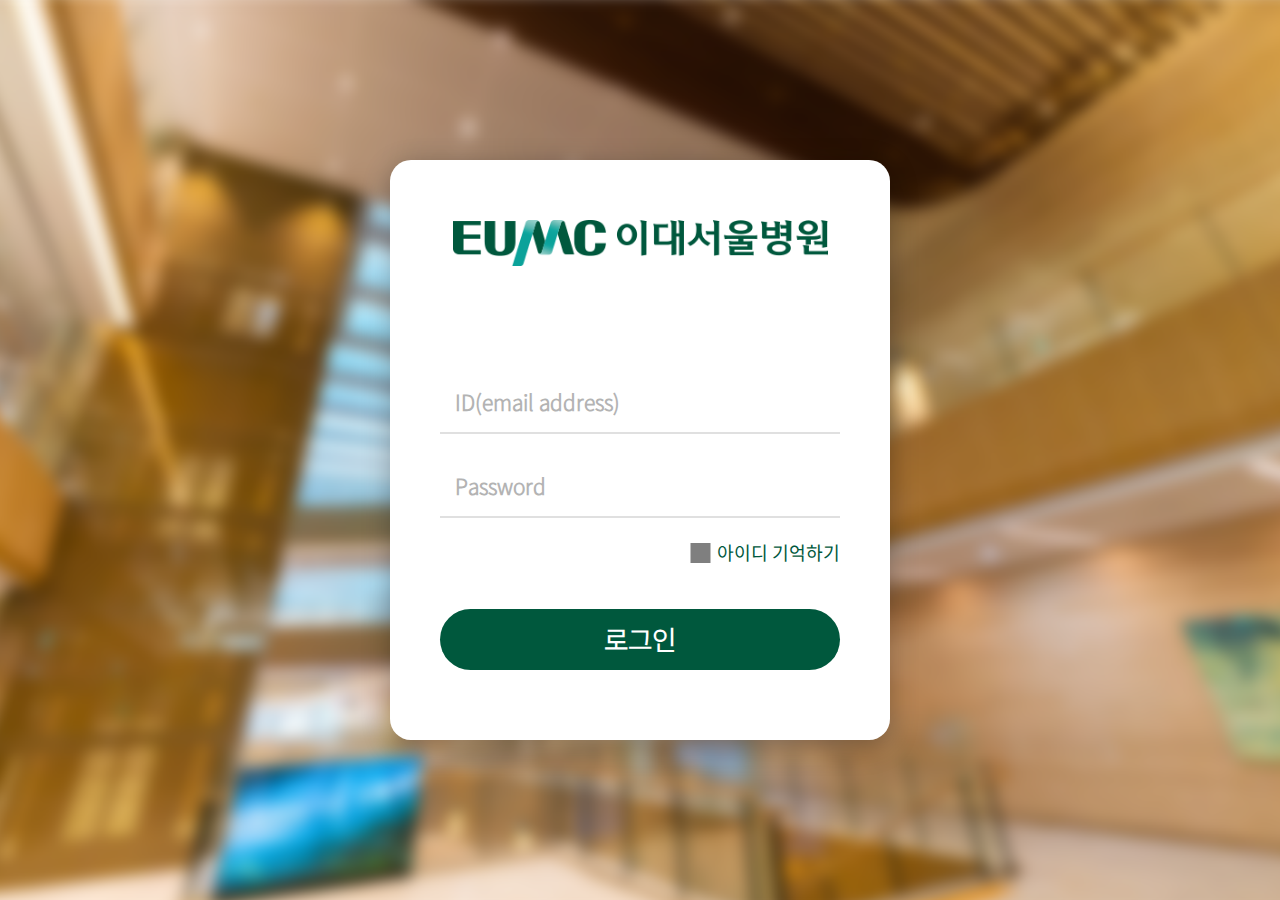
<file: index.html>
<!DOCTYPE html>
<html xmlns="http://www.w3.org/1999/xhtml" xml:lang="ko" lang="ko">
<head>
<meta http-equiv="Content-Type" content="text/html; charset=utf-8" />
<meta http-equiv="X-UA-Compatible" content="IE=edge" />
<meta name="viewport" content="width=device-width,initial-scale=1.0,maximum-scale=1.0,minimum-scale=1.0,user-scalable=no" />
<meta http-equiv="Cache-Control" content="no-store, no-cache, must-revalidate" />
<meta http-equiv="Expires" content="0" />
<meta http-equiv="Pragma" content="no-cache" />
<meta name="mobile-web-app-capable" content="yes">
<meta name="apple-mobile-web-app-capable" content="yes">
<title>EUMC EMS</title>
<link rel="apple-touch-icon" href="images/eumc_icon.png" />
<link rel="apple-touch-startup-image" href="images/eumc_startup.png"/>
<link rel="shortcut icon" href="images/favicon_eumc.ico" type="image/x-icon">
<link rel="stylesheet" type="text/css" href="css/bootstrap-reboot.min.css"/>
<link rel="stylesheet" type="text/css" href="css/bootstrap.min.css"/>
<link rel="stylesheet" href="css/common.css" />
<link rel="stylesheet" type="text/css" href="css/style.css"/>
<!--[if lt IE 9]>
    <script src="/js/html5shiv.js"></script>
    <script src="/js/respond.min.js"></script>
<![endif]-->
<script type="text/javascript" src="js/jquery.js"></script>
<script type="text/javascript" src="js/popper.min.js"></script>
<script type="text/javascript" src="js/bootstrap.min.js"></script>
<script type="text/javascript" src="js/main.js"></script>
<script>
	// $(document).ready(function(){  
	// 	var numberOfImages=5;      
	// 	var imageNum = Math.round(Math.random()*(numberOfImages-1))+1;      
	// 	var imgPath=('images/login_bg_0'+imageNum+'.jpg');    
	// 	$('#main').css('background-image', ('url("'+imgPath+'")'));     
    // }); 
</script>
</head>
<body>
	<!-- wrap start -->
	<div id="wrap">
		<!-- container start -->
		<section id="container">
			<div id="main">
				<div class="login_form">
					<div class="lf_wrap">
						<div class="login_logo"><img src="images/img_logo_lrg.png"></div>
						<input type="text" class="login_input" placeholder="ID(email address)">
						<input type="password" class="login_input2" placeholder="Password">
						<div class="ck_box">
							<input type="checkbox" id="login_chk1" name="nvlong">
							<label for="login_chk1" id="label_login_chk" class="sp on">
								<span class="txt">아이디 기억하기</span>
							</label>
						</div>
						<button type="button" class="login_cta" onclick="location.href='dashboard.html'">로그인</button>
						<!-- <div class="fg">
							<button type="button" class="fg_btn">forgot password?</button>
						</div> -->
					</div>
				</div>
			</div>
		</section>
		<!-- footer start -->
		<!-- <footer id="login_footer">
			<div class="login_footer_copy">
				<span class="mfc">copyright ⓒ 2019.</span>
				<span class="mfc_logo"></span>
				<span class="mfc">All rights reserved. v0.1.0</span>
			</div>
		</footer> -->
		<!-- footer end -->
	</div>
</body>
</html>
</file>
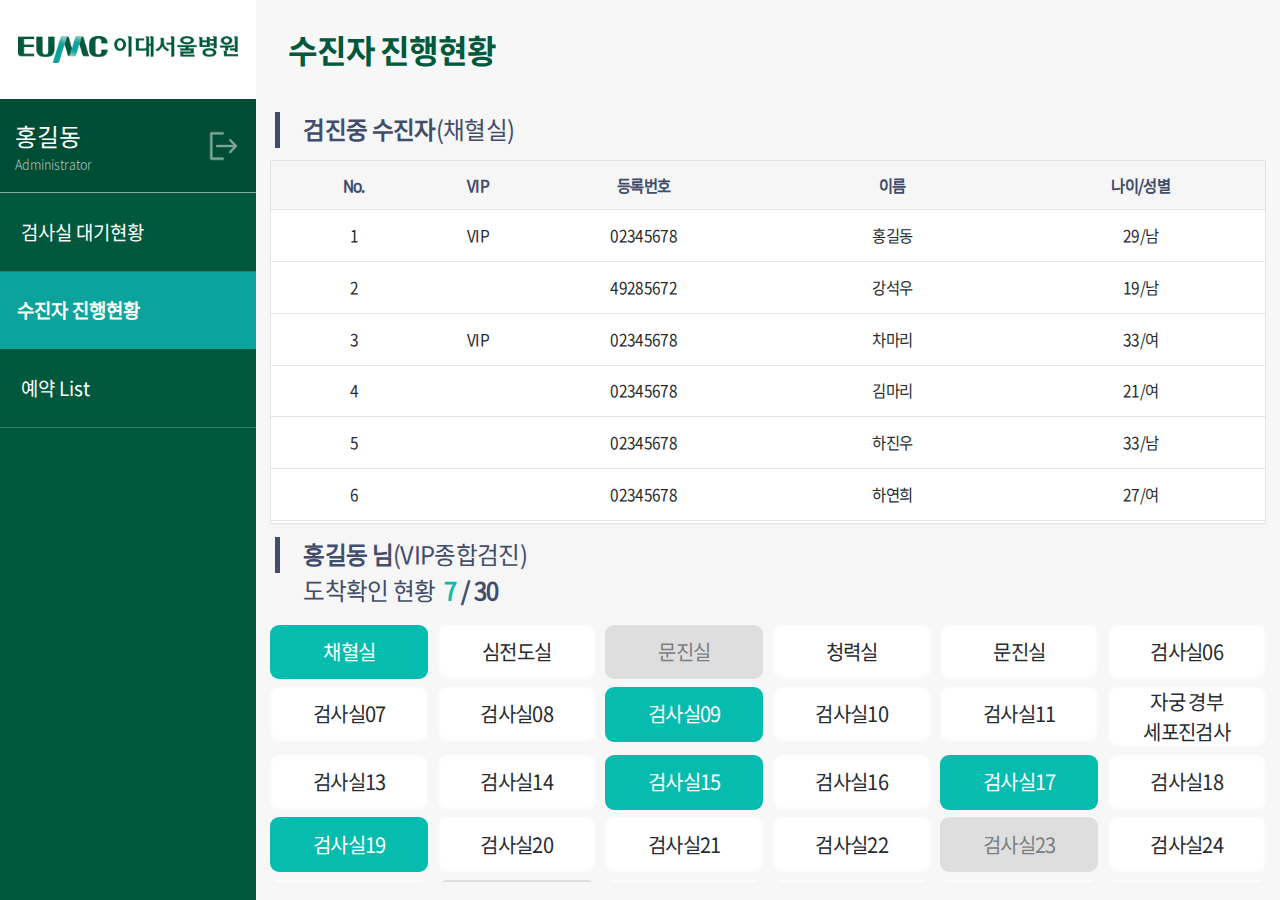
<file: cur_progress.html>
<!DOCTYPE html>
<html xmlns="http://www.w3.org/1999/xhtml" xml:lang="ko" lang="ko">
<head>
<meta http-equiv="Content-Type" content="text/html; charset=utf-8" />
<meta http-equiv="X-UA-Compatible" content="IE=edge" />
<meta name="viewport" content="width=device-width,initial-scale=1.0,maximum-scale=1.0,minimum-scale=1.0,user-scalable=no" />
<meta http-equiv="Cache-Control" content="no-store, no-cache, must-revalidate" />
<meta http-equiv="Expires" content="0" />
<meta http-equiv="Pragma" content="no-cache" />
<meta name="mobile-web-app-capable" content="yes">
<meta name="apple-mobile-web-app-capable" content="yes">
<title>EUMC EMS</title>
<link rel="apple-touch-icon" href="images/eumc_icon.png" />
<link rel="apple-touch-startup-image" href="images/eumc_startup.png"/>
<link rel="shortcut icon" href="images/favicon_eumc.ico" type="image/x-icon">
<link rel="stylesheet" type="text/css" href="css/bootstrap-reboot.min.css"/>
<link rel="stylesheet" type="text/css" href="css/bootstrap.min.css"/>
<link rel="stylesheet" href="css/common.css" />
<link rel="stylesheet" type="text/css" href="css/style.css"/>
<!--[if lt IE 9]>
    <script src="/js/html5shiv.js"></script>
    <script src="/js/respond.min.js"></script>
<![endif]-->
<script type="text/javascript" src="js/jquery.js"></script>
<script type="text/javascript" src="js/popper.min.js"></script>
<script type="text/javascript" src="js/bootstrap.min.js"></script>
<script type="text/javascript" src="js/main.js"></script>
</head>
<body>
<div id="container" class="container-fuid">
	<section class="content">
		<nav class="lnb" id="lnb" style="background-color: #00583d;">
			<div class="close_button">
				<a class="close_toggle text_out" href="#">
					<img src="images/close_icon.png" alt="CLOSE">
				</a>
			</div>
			<div class="logo_wrap">
				<a href="dashboard.html">
					<div class="logo text-center"></div>
				</a>			
			</div>
			<div class="profile row align-items-center" style="margin-left: 0;">
				<div class="pr_txt col-9">
					<div class="pt_txt">홍길동</div>
					<div class="pt_level">Administrator</div>
				</div>
				<button type="button" class="btn_logout" onclick="location.href='index.html'">
					<img src="images/btn_logout.png" alt="log_out" class="logout">
					<img src="images/btn_logout_b.png" alt="log_out" class="logout_b">
				</button>
			</div>
			<div class="lnb_menu">
				<button type="button" class="btn_lm" onclick="location.href='dashboard.html'">검사실 대기현황</button>
				<button type="button" class="btn_lm_focus">수진자 진행현황</button>
				<button type="button" class="btn_lm" onclick="location.href='reserve_list_all.html'">예약 List</button>
			</div>
		</nav>
		<main>
			<div class="cont padding_r">
				<div class="dim"></div>
				<div class="cont_tit">
					<div class="nav_button">
						<a class="nav_toggle text_out" href="#">
							<img src="images/menu_icon.png" alt="MENU">
						</a>
					</div>
					<div class="tit_txt"><span>수진자 진행현황</span></div>
				</div>
				<div class="cont_table">
					<div class="row no-gutters">
						<div class="table-responsive-sm col-md-12 table_wrap">
							<div class="thead_wrap">
								<table class="table table_03">
									<thead>
										<tr class="row">
											<th class="col title title_01">
                                                <span class="name_list">검진중 수진자</span>
                                                <span class="state">(채혈실)</span>
                                            </th>
										</tr>
									</thead>
								</table>
							</div>
							<table class="table table_02 table_02_s table_cur">
								<thead>
									<tr class="row">
										<th class="col-3 col-sm-2 column column1">
											<span class="th_number">No.</span>
										</th>
										<th class="col-1 col-sm-1 column column2">
											<span class="th_vip">VIP</span>
										</th>
										<th class="col-4 col-sm-3 column column3">
											<span class="th_reg">등록번호</span>
										</th>
										<th class="col-4 col-sm-3 column column4">
											<span class="th_name">이름</span>
                                        </th>
                                        <th class="w-100"></th>
                                        <th class="col-12 col-sm-3">
                                            <div class="row align-items-center column_wrap">
												<div class="col-8 col_none column column5">
                                                    <span></span>
												</div>
                                                <div class="col-4 col-sm-12 column column6">
                                                    <span class="th_age">나이/성별</span>
												</div>
                                            </div>
                                        </th>
									</tr>
								</thead>
								<tbody>
									<tr class="row">
										<td class="col-3 col-sm-2 column column1">
											<span class="td_number">1</span>
										</td>
										<td class="col-1 col-sm-1 column column2">
											<span class="td_vip">VIP</span>
										</td>
										<td class="col-4 col-sm-3 column column3">
											<span class="td_reg">02345678</span>
										</td>
										<td class="col-4 col-sm-3 column column4">
											<span class="td_name">홍길동</span>
                                        </td>
										<td class="w-100"></td>
                                        <td class="col-12 col-sm-3">
                                            <div class="row align-items-center column_wrap">
												<div class="col-8 col_none column column5">
                                                    <span></span>
												</div>
												<div class="col-4 col-sm-12 column column6">
                                                    <span class="th_age">29/남</span>
												</div>
                                            </div>
                                        </td>
									</tr>
									<tr class="row">
										<td class="col-3 col-sm-2 column column1">
											<span class="td_number">2</span>
										</td>
										<td class="col-1 col-sm-1 column column2">
											<span class="td_vip"></span>
										</td>
										<td class="col-4 col-sm-3 column column3">
											<span class="td_reg">49285672</span>
										</td>
										<td class="col-4 col-sm-3 column column4">
											<span class="td_name">강석우</span>
                                        </td>
										<td class="w-100"></td>
                                        <td class="col-12 col-sm-3">
                                            <div class="row align-items-center column_wrap">
												<div class="col-8 col_none column column5">
                                                    <span></span>
												</div>
												<div class="col-4 col-sm-12 column column6">
                                                    <span class="th_age">19/남</span>
												</div>
                                            </div>
                                        </td>
									</tr>
									<tr class="row">
										<td class="col-3 col-sm-2 column column1">
											<span class="td_number">3</span>
										</td>
										<td class="col-1 col-sm-1 column column2">
											<span class="td_vip">VIP</span>
										</td>
										<td class="col-4 col-sm-3 column column3">
											<span class="td_reg">02345678</span>
										</td>
										<td class="col-4 col-sm-3 column column4">
											<span class="td_name">차마리</span>
                                        </td>
										<td class="w-100"></td>
                                        <td class="col-12 col-sm-3">
                                            <div class="row align-items-center column_wrap">
												<div class="col-8 col_none column column5">
                                                    <span></span>
												</div>
												<div class="col-4 col-sm-12 column column6">
                                                    <span class="th_age">33/여</span>
												</div>
                                            </div>
                                        </td>
									</tr>
									<tr class="row">
										<td class="col-3 col-sm-2 column column1">
											<span class="td_number">4</span>
										</td>
										<td class="col-1 col-sm-1 column column2">
											<span class="td_vip"></span>
										</td>
										<td class="col-4 col-sm-3 column column3">
											<span class="td_reg">02345678</span>
										</td>
										<td class="col-4 col-sm-3 column column4">
											<span class="td_name">김마리</span>
                                        </td>
										<td class="w-100"></td>
                                        <td class="col-12 col-sm-3">
                                            <div class="row align-items-center column_wrap">
												<div class="col-8 col_none column column5">
                                                    <span></span>
												</div>
												<div class="col-4 col-sm-12 column column6">
                                                    <span class="th_age">21/여</span>
												</div>
                                            </div>
                                        </td>
									</tr>
									<tr class="row">
										<td class="col-3 col-sm-2 column column1">
											<span class="td_number">5</span>
										</td>
										<td class="col-1 col-sm-1 column column2">
											<span class="td_vip"></span>
										</td>
										<td class="col-4 col-sm-3 column column3">
											<span class="td_reg">02345678</span>
										</td>
										<td class="col-4 col-sm-3 column column4">
											<span class="td_name">하진우</span>
                                        </td>
										<td class="w-100"></td>
                                        <td class="col-12 col-sm-3">
                                            <div class="row align-items-center column_wrap">
												<div class="col-8 col_none column column5">
                                                    <span></span>
												</div>
												<div class="col-4 col-sm-12 column column6">
                                                    <span class="th_age">33/남</span>
												</div>
                                            </div>
                                        </td>
									</tr>
									<tr class="row">
										<td class="col-3 col-sm-2 column column1">
											<span class="td_number">6</span>
										</td>
										<td class="col-1 col-sm-1 column column2">
											<span class="td_vip"></span>
										</td>
										<td class="col-4 col-sm-3 column column3">
											<span class="td_reg">02345678</span>
										</td>
										<td class="col-4 col-sm-3 column column4">
											<span class="td_name">하연희</span>
                                        </td>
										<td class="w-100"></td>
                                        <td class="col-12 col-sm-3">
                                            <div class="row align-items-center column_wrap">
												<div class="col-8 col_none column column5">
                                                    <span></span>
												</div>
												<div class="col-4 col-sm-12 column column6">
                                                    <span class="th_age">27/여</span>
												</div>
                                            </div>
                                        </td>
									</tr>
									<tr class="row">
										<td class="col-3 col-sm-2 column column1">
											<span class="td_number">7</span>
										</td>
										<td class="col-1 col-sm-1 column column2">
											<span class="td_vip"></span>
										</td>
										<td class="col-4 col-sm-3 column column3">
											<span class="td_reg">02345678</span>
										</td>
										<td class="col-4 col-sm-3 column column4">
											<span class="td_name">김빛나래</span>
                                        </td>
										<td class="w-100"></td>
                                        <td class="col-12 col-sm-3">
                                            <div class="row align-items-center column_wrap">
												<div class="col-8 col_none column column5">
                                                    <span></span>
												</div>
												<div class="col-4 col-sm-12 column column6">
                                                    <span class="th_age">30/여</span>
												</div>
                                            </div>
                                        </td>
									</tr>
									<tr class="row">
										<td class="col-3 col-sm-2 column column1">
											<span class="td_number">8</span>
										</td>
										<td class="col-1 col-sm-1 column column2">
											<span class="td_vip"></span>
										</td>
										<td class="col-4 col-sm-3 column column3">
											<span class="td_reg">02345678</span>
										</td>
										<td class="col-4 col-sm-3 column column4">
											<span class="td_name">달아달아달아</span>
                                        </td>
										<td class="w-100"></td>
                                        <td class="col-12 col-sm-3">
                                            <div class="row align-items-center column_wrap">
												<div class="col-8 col_none column column5">
                                                    <span></span>
												</div>
												<div class="col-4 col-sm-12 column column6">
                                                    <span class="th_age">29/남</span>
												</div>
                                            </div>
                                        </td>
									</tr>
									<tr class="row">
										<td class="col-3 col-sm-2 column column1">
											<span class="td_number">9</span>
										</td>
										<td class="col-1 col-sm-1 column column2">
											<span class="td_vip"></span>
										</td>
										<td class="col-4 col-sm-3 column column3">
											<span class="td_reg">02345678</span>
										</td>
										<td class="col-4 col-sm-3 column column4">
											<span class="td_name">푸르른달아</span>
                                        </td>
										<td class="w-100"></td>
                                        <td class="col-12 col-sm-3">
                                            <div class="row align-items-center column_wrap">
												<div class="col-8 col_none column column5">
                                                    <span></span>
												</div>
												<div class="col-4 col-sm-12 column column6">
                                                    <span class="th_age">18/여</span>
												</div>
                                            </div>
                                        </td>
									</tr>
									<tr class="row">
										<td class="col-3 col-sm-2 column column1">
											<span class="td_number">10</span>
										</td>
										<td class="col-1 col-sm-1 column column2">
											<span class="td_vip"></span>
										</td>
										<td class="col-4 col-sm-3 column column3">
											<span class="td_reg">02345678</span>
										</td>
										<td class="col-4 col-sm-3 column column4">
											<span class="td_name">달고나</span>
                                        </td>
										<td class="w-100"></td>
                                        <td class="col-12 col-sm-3">
                                            <div class="row align-items-center column_wrap">
												<div class="col-8 col_none column column5">
                                                    <span></span>
												</div>
												<div class="col-4 col-sm-12 column column6">
                                                    <span class="th_age">37/남</span>
												</div>
                                            </div>
                                        </td>
									</tr>
								</tbody>
                            </table>
                            <div class="thead_wrap">
								<table class="table table_03 per_tit per_tit_02">
									<thead>
										<tr class="row">
											<th class="col-12 col-md-7 title">
                                                <span class="name">홍길동2님</span>
                                                <span class="state">(VIP종합검진)</span>
											</th>
											<th class="col-5 col-md-5 sub_wrap">
												<div class="status">
													<span>도착확인 현황</span>
												</div>
												<div class="count">
													<span class="number active">&nbsp&nbsp7</span>
													<span>&nbsp/ 30</span>
												</div>
											</th>
										</tr>
									</thead>
								</table>
							</div>
                            <table class="table table_03">
								<tbody>
									<tr class="row">
                                        <td class="column">
											<div class="column_box active_chk">
												<span>채혈실</span>
											</div>
										</td>
										<td class="column">
											<div class="column_box">
												<span>심전도실</span>
											</div>
										</td>
										<td class="column">
											<div class="column_box active_com">
												<span>문진실</span>
											</div>
										</td>
										<td class="column">
											<div class="column_box">
												<span>청력실</span>
											</div>
										</td>
										<td class="column">
											<div class="column_box">
												<span>문진실</span>
											</div>
										</td>

										<td class="column">
											<div class="column_box">
												<span>검사실06</span>
											</div>
										</td>
										<td class="column">
											<div class="column_box">
												<span>검사실07</span>
											</div>
										</td>
										<td class="column">
											<div class="column_box">
												<span>검사실08</span>
											</div>
										</td>
										<td class="column">
											<div class="column_box active_chk">
												<span>검사실09</span>
											</div>
										</td>
										<td class="column">
											<div class="column_box">
												<span>검사실10</span>
											</div>
										</td>
									
										<td class="column">
											<div class="column_box">
												<span>검사실11</span>
											</div>
										</td>
										<td class="column">
											<div class="column_box">
												<span>자궁 경부 세포진검사</span>
											</div>
										</td>
										<td class="column">
											<div class="column_box">
												<span>검사실13</span>
											</div>
										</td>
										<td class="column">
											<div class="column_box">
												<span>검사실14</span>
											</div>
										</td>
										<td class="column">
											<div class="column_box active_chk">
												<span>검사실15</span>
											</div>
										</td>
									
										<td class="column">
											<div class="column_box">
												<span>검사실16</span>
											</div>
										</td>
										<td class="column">
											<div class="column_box active_chk">
												<span>검사실17</span>
											</div>
										</td>
										<td class="column">
											<div class="column_box">
												<span>검사실18</span>
											</div>
										</td>
										<td class="column">
											<div class="column_box active_chk">
												<span>검사실19</span>
											</div>
										</td>
										<td class="column">
											<div class="column_box">
												<span>검사실20</span>
											</div>
										</td>
									
										<td class="column">
											<div class="column_box">
												<span>검사실21</span>
											</div>
										</td>
										<td class="column">
											<div class="column_box">
												<span>검사실22</span>
											</div>
										</td>
										<td class="column">
											<div class="column_box active_com">
												<span>검사실23</span>
											</div>
										</td>
										<td class="column">
											<div class="column_box">
												<span>검사실24</span>
											</div>
										</td>
										<td class="column">
											<div class="column_box">
												<span>검사실25</span>
											</div>
										</td>
									
										<td class="column">
											<div class="column_box active_com">
												<span>검사실26</span>
											</div>
										</td>
										<td class="column">
											<div class="column_box">
												<span>검사실27</span>
											</div>
										</td>
										<td class="column">
											<div class="column_box">
												<span>검사실28</span>
											</div>
										</td>
										<td class="column">
											<div class="column_box">
												<span>검사실29</span>
											</div>
										</td>
										<td class="column">
											<div class="column_box">
												<span>검사실30</span>
											</div>
										</td>
									</tr>
								</tbody>
							</table>
						</div>
					</div>
				</div>
			</div>
			<div class="arr_popup">
				<div class="btn_close clear">
					<div class="ico_close">
					</div>
				</div>
				<div class="arr_wrap">
					<div class="arr_box">
						<div class="arr_text">
							도착확인하시겠습니까?
						</div>
						<button type="button" class="arr_yes">예</button>
					</div>
				</div>
			</div>
		</main>
	</section>
</div>
</body>
</html>
</file>
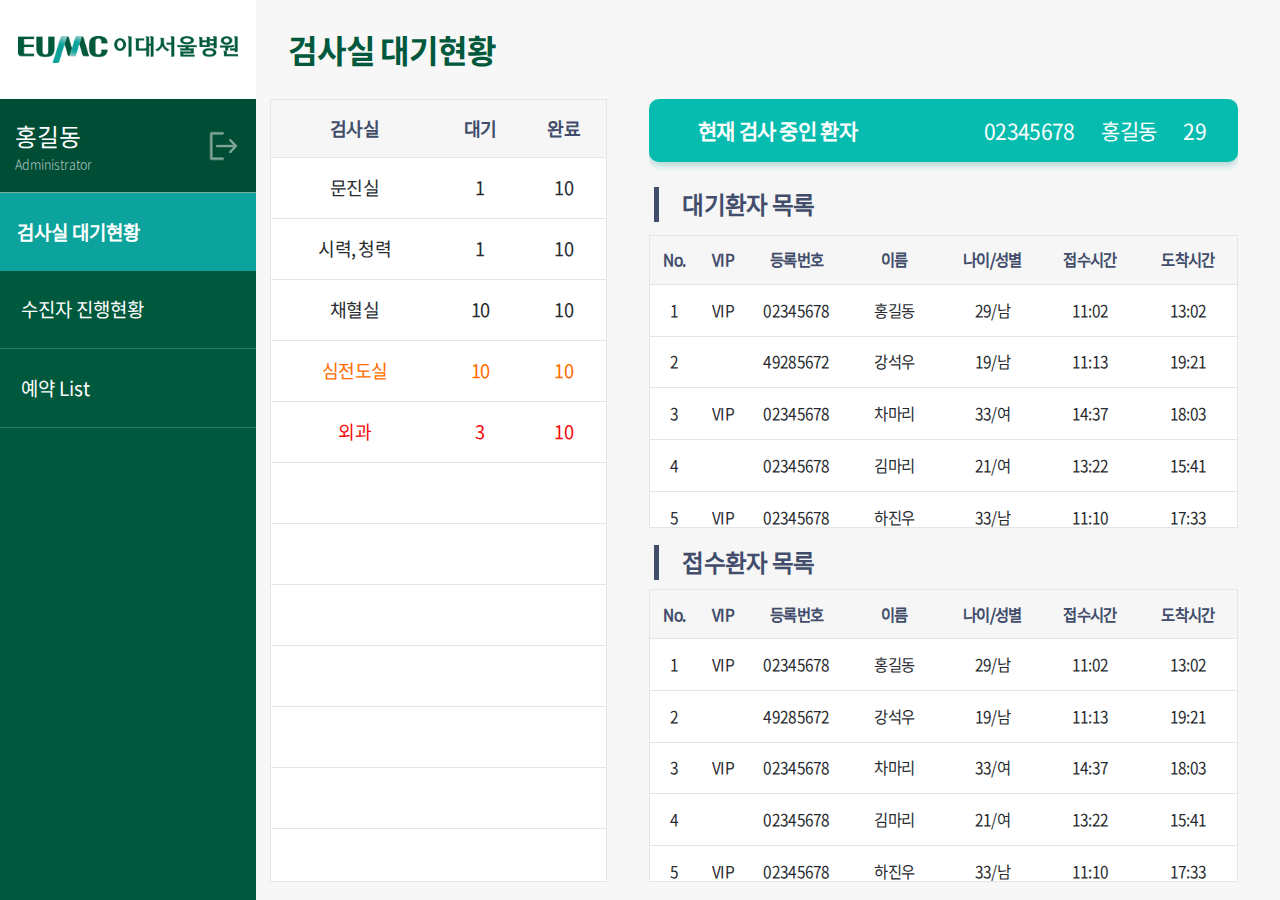
<file: dashboard.html>
<!DOCTYPE html>
<html xmlns="http://www.w3.org/1999/xhtml" xml:lang="ko" lang="ko">
<head>
<meta http-equiv="Content-Type" content="text/html; charset=utf-8" />
<meta http-equiv="X-UA-Compatible" content="IE=edge" />
<meta name="viewport" content="width=device-width,initial-scale=1.0,maximum-scale=1.0,minimum-scale=1.0,user-scalable=no" />
<meta http-equiv="Cache-Control" content="no-store, no-cache, must-revalidate" />
<meta http-equiv="Expires" content="0" />
<meta http-equiv="Pragma" content="no-cache" />
<meta name="mobile-web-app-capable" content="yes">
<meta name="apple-mobile-web-app-capable" content="yes">
<title>EUMC EMS</title>
<link rel="apple-touch-icon" href="images/eumc_icon.png" />
<link rel="apple-touch-startup-image" href="images/eumc_startup.png"/>
<link rel="shortcut icon" href="images/favicon_eumc.ico" type="image/x-icon">
<link rel="stylesheet" type="text/css" href="css/bootstrap-reboot.min.css"/>
<link rel="stylesheet" type="text/css" href="css/bootstrap.min.css"/>
<link rel="stylesheet" href="css/common.css" />
<link rel="stylesheet" type="text/css" href="css/style.css"/>
<!--[if lt IE 9]>
    <script src="/js/html5shiv.js"></script>
    <script src="/js/respond.min.js"></script>
<![endif]-->
<script type="text/javascript" src="js/jquery.js"></script>
<script type="text/javascript" src="js/popper.min.js"></script>
<script type="text/javascript" src="js/bootstrap.min.js"></script>
<script type="text/javascript" src="js/main.js"></script>
</head>
<body>
<div id="container" class="container-fuid">
	<section class="content">
		<nav class="lnb" id="lnb" style="background-color: #00583d;">
			<div class="close_button">
				<a class="close_toggle text_out" href="#">
					<img src="images/close_icon.png" alt="CLOSE">
				</a>
			</div>
			<div class="logo_wrap">
				<a href="dashboard.html">
					<div class="logo text-center"></div>
				</a>			
			</div>
			<div class="profile row align-items-center" style="margin-left: 0;">
				<div class="pr_txt col-9">
					<div class="pt_txt">홍길동</div>
					<div class="pt_level">Administrator</div>
				</div>
				<button type="button" class="btn_logout" onclick="location.href='index.html'">
					<img src="images/btn_logout.png" alt="log_out" class="logout">
					<img src="images/btn_logout_b.png" alt="log_out" class="logout_b">
				</button>
			</div>
			<div class="lnb_menu">
				<button type="button" class="btn_lm_focus">검사실 대기현황</button>
				<button type="button" class="btn_lm" onclick="location.href='cur_progress.html'">수진자 진행현황</button>
				<button type="button" class="btn_lm" onclick="location.href='reserve_list_all.html'">예약 List</button>
			</div>
		</nav>
		<main>
			<div class="cont">
				<div class="dim"></div>
				<div class="cont_tit">
					<div class="nav_button">
						<a class="nav_toggle text_out" href="#">
							<img src="images/menu_icon.png" alt="MENU">
						</a>
					</div>
					<div class="tit_txt"><span>검사실 대기현황</span></div>
				</div>
				<div class="cont_table">
					<div class="row no-gutters">
						<div class="table-responsive-sm col-md-4 table_wrap">
							<table class="table table_01">
								<thead>
									<tr class="row">
										<th class="col-6 column column1">
											<span>검사실</span>
										</th>
										<th class="col-3 column column2">
											<span>대기</span>
										</th>
										<th class="col-3 column column3">
											<span>완료</span>
										</th>
									</tr>
								</thead>
								<tbody>
									<tr class="row">
										<td class="col-6 column column1">
											<span>문진실</span>
										</td>
										<td class="col-3 column column2">
											<span>1</span>
										</td>
										<td class="col-3 column column3">
											<span>10</span>
										</td>
									</tr>
									<tr class="row">
										<td class="col-6 column column1">
											<span>시력, 청력</span>
										</td>
										<td class="col-3 column column2">
											<span>1</span>
										</td>
										<td class="col-3 column column3">
											<span>10</span>
										</td>
									</tr>
									<tr class="row">
										<td class="col-6 column column1">
											<span>채혈실</span>
										</td>
										<td class="col-3 column column2">
											<span>10</span>
										</td>
										<td class="col-3 column column3">
											<span>10</span>
										</td>
									</tr>
									<tr class="row">
										<td class="col-6 column column1">
											<span class="txt_orange">심전도실</span>
										</td>
										<td class="col-3 column column2">
											<span class="txt_orange">10</span>
										</td>
										<td class="col-3 column column3">
											<span class="txt_orange">10</span>
										</td>
									</tr>
									<tr class="row">
										<td class="col-6 column column1">
											<span class="txt_red">외과</span>
										</td>
										<td class="col-3 column column2">
											<span class="txt_red">3</span>
										</td>
										<td class="col-3 column column3">
											<span class="txt_red">10</span>
										</td>
									</tr>
									<tr class="row">
										<td class="col-6 column column1">
											<span></span>
										</td>
										<td class="col-3 column column2">
											<span></span>
										</td>
										<td class="col-3 column column3">
											<span></span>
										</td>
									</tr>
									<tr class="row">
										<td class="col-6 column column1">
											<span></span>
										</td>
										<td class="col-3 column column2">
											<span></span>
										</td>
										<td class="col-3 column column3">
											<span></span>
										</td>
									</tr>
									<tr class="row">
										<td class="col-6 column column1">
											<span></span>
										</td>
										<td class="col-3 column column2">
											<span></span>
										</td>
										<td class="col-3 column column3">
											<span></span>
										</td>
									</tr>
									<tr class="row">
										<td class="col-6 column column1">
											<span></span>
										</td>
										<td class="col-3 column column2">
											<span></span>
										</td>
										<td class="col-3 column column3">
											<span></span>
										</td>
									</tr>
									<tr class="row">
										<td class="col-6 column column1">
											<span></span>
										</td>
										<td class="col-3 column column2">
											<span></span>
										</td>
										<td class="col-3 column column3">
											<span></span>
										</td>
									</tr>
									<tr class="row">
										<td class="col-6 column column1">
											<span></span>
										</td>
										<td class="col-3 column column2">
											<span></span>
										</td>
										<td class="col-3 column column3">
											<span></span>
										</td>
									</tr>
									<tr class="row">
										<td class="col-6 column column1">
											<span></span>
										</td>
										<td class="col-3 column column2">
											<span></span>
										</td>
										<td class="col-3 column column3">
											<span></span>
										</td>
									</tr>
									<tr class="row">
										<td class="col-6 column column1">
											<span></span>
										</td>
										<td class="col-3 column column2">
											<span></span>
										</td>
										<td class="col-3 column column3">
											<span></span>
										</td>
									</tr>
									<tr class="row">
										<td class="col-6 column column1">
											<span></span>
										</td>
										<td class="col-3 column column2">
											<span></span>
										</td>
										<td class="col-3 column column3">
											<span></span>
										</td>
									</tr>
									<tr class="row">
										<td class="col-6 column column1">
											<span></span>
										</td>
										<td class="col-3 column column2">
											<span></span>
										</td>
										<td class="col-3 column column3">
											<span></span>
										</td>
									</tr>
									<tr class="row">
										<td class="col-6 column column1">
											<span></span>
										</td>
										<td class="col-3 column column2">
											<span></span>
										</td>
										<td class="col-3 column column3">
											<span></span>
										</td>
									</tr>
								</tbody>
							</table>
						</div>
						<div class="table-responsive-sm col-md-7 ml-auto mr-auto table_wrap">
							<div class="thead_wrap">
								<table class="table table_02">
									<thead>
										<tr class="row">
											<th class="col-5 txt_pre">
												<span>현재 검사 중인 환자</span>
											</th>
											<th class="col-7 txt_pre_info">
												<div>
													<span class="num_reg">02345678</span>
												</div>
												<div>
													<span class="txt_name">홍길동</span>
												</div>
												<div>
													<span class="num_age">29</span>
												</div>
											</th>
										</tr>
									</thead>
								</table>
							</div>
							<div class="thead_wrap">
								<table class="table table_03">
									<thead>
										<tr class="row">
											<th class="col title title_01">
                                                <span class="name_list">대기환자 목록</span>
                                            </th>
										</tr>
									</thead>
								</table>
							</div>
							<table class="table table_02 table_02_s table_wait">
								<thead>
									<tr class="row">
										<th class="col-3 col-sm-1 column column1">
											<span class="th_number">No.</span>
										</th>
										<th class="col-1 col-sm-1 column column2">
											<span class="th_vip">VIP</span>
										</th>
										<th class="col-4 col-sm-2 column column3">
											<span class="th_reg">등록번호</span>
										</th>
										<th class="col-4 col-sm-2 column column4">
											<span class="th_name">이름</span>
                                        </th>
                                        <th class="w-100"></th>
                                        <th class="col-12 col-sm-6">
                                            <div class="row align-items-center column_wrap">
                                                <div class="col-3 col-sm-4 column column5">
                                                    <span class="th_age">나이/성별</span>
												</div>
												<div class="col-1 col_blank column column6">
													
                                                </div>
                                                <div class="col-4 column column7">
                                                    <span class="th_r_time">접수시간</span>
                                                </div>
                                                <div class="col-4 column column8">
                                                    <span class="th_a_time">도착시간</span>
                                                </div>
                                            </div>
                                        </th>
									</tr>
								</thead>
								<tbody>
									<tr class="row">
										<td class="col-3 col-sm-1 column column1">
											<span class="td_number">1</span>
										</td>
										<td class="col-1 col-sm-1 column column2">
											<span class="td_vip">VIP</span>
										</td>
										<td class="col-4 col-sm-2 column column3">
											<span class="td_reg">02345678</span>
										</td>
										<td class="col-4 col-sm-2 column column4">
											<span class="td_name">홍길동</span>
                                        </td>
										<td class="w-100"></td>
                                        <td class="col-12 col-sm-6">
                                            <div class="row align-items-center column_wrap">
												<div class="col-3 col-sm-4 column column5">
                                                    <span class="th_age">29/남</span>
												</div>
												<div class="col-1 col_blank column column6">
													
                                                </div>
                                                <div class="col-4 column column7">
                                                    <span class="th_r_time">11:02</span>
                                                </div>
                                                <div class="col-4 column column8">
                                                    <span class="th_a_time">13:02</span>
                                                </div>
                                            </div>
                                        </td>
									</tr>
									<tr class="row">
										<td class="col-3 col-sm-1 column column1">
											<span class="td_number">2</span>
										</td>
										<td class="col-1 col-sm-1 column column2">
											<span class="td_vip"></span>
										</td>
										<td class="col-4 col-sm-2 column column3">
											<span class="td_reg">49285672</span>
										</td>
										<td class="col-4 col-sm-2 column column4">
											<span class="td_name">강석우</span>
                                        </td>
										<td class="w-100"></td>
										<td class="col-12 col-sm-6">
                                            <div class="row align-items-center column_wrap">
												<div class="col-3 col-sm-4 column column5">
                                                    <span class="th_age">19/남</span>
												</div>
												<div class="col-1 col_blank column column6">
													
                                                </div>
                                                <div class="col-4 column column7">
                                                    <span class="th_r_time">11:13</span>
                                                </div>
                                                <div class="col-4 column column8">
                                                    <span class="th_a_time">19:21</span>
                                                </div>
                                            </div>
                                        </td>
									</tr>
									<tr class="row">
										<td class="col-3 col-sm-1 column column1">
											<span class="td_number">3</span>
										</td>
										<td class="col-1 col-sm-1 column column2">
											<span class="td_vip">VIP</span>
										</td>
										<td class="col-4 col-sm-2 column column3">
											<span class="td_reg">02345678</span>
										</td>
										<td class="col-4 col-sm-2 column column4">
											<span class="td_name">차마리</span>
                                        </td>
										<td class="w-100"></td>
										<td class="col-12 col-sm-6">
                                            <div class="row align-items-center column_wrap">
												<div class="col-3 col-sm-4 column column5">
                                                    <span class="th_age">33/여</span>
												</div>
												<div class="col-1 col_blank column column6">
													
                                                </div>
                                                <div class="col-4 column column7">
                                                    <span class="th_r_time">14:37</span>
                                                </div>
                                                <div class="col-4 column column8">
                                                    <span class="th_a_time">18:03</span>
                                                </div>
                                            </div>
                                        </td>
									</tr>
									<tr class="row">
										<td class="col-3 col-sm-1 column column1">
											<span class="td_number">4</span>
										</td>
										<td class="col-1 col-sm-1 column column2">
											<span class="td_vip"></span>
										</td>
										<td class="col-4 col-sm-2 column column3">
											<span class="td_reg">02345678</span>
										</td>
										<td class="col-4 col-sm-2 column column4">
											<span class="td_name">김마리</span>
                                        </td>
										<td class="w-100"></td>
										<td class="col-12 col-sm-6">
                                            <div class="row align-items-center column_wrap">
												<div class="col-3 col-sm-4 column column5">
                                                    <span class="th_age">21/여</span>
												</div>
												<div class="col-1 col_blank column column6">
													
                                                </div>
                                                <div class="col-4 column column7">
                                                    <span class="th_r_time">13:22</span>
                                                </div>
                                                <div class="col-4 column column8">
                                                    <span class="th_a_time">15:41</span>
                                                </div>
                                            </div>
                                        </td>
									</tr>
									<tr class="row">
										<td class="col-3 col-sm-1 column column1">
											<span class="td_number">5</span>
										</td>
										<td class="col-1 col-sm-1 column column2">
											<span class="td_vip">VIP</span>
										</td>
										<td class="col-4 col-sm-2 column column3">
											<span class="td_reg">02345678</span>
										</td>
										<td class="col-4 col-sm-2 column column4">
											<span class="td_name">하진우</span>
                                        </td>
										<td class="w-100"></td>
										<td class="col-12 col-sm-6">
                                            <div class="row align-items-center column_wrap">
												<div class="col-3 col-sm-4 column column5">
                                                    <span class="th_age">33/남</span>
												</div>
												<div class="col-1 col_blank column column6">
													
                                                </div>
                                                <div class="col-4 column column7">
                                                    <span class="th_r_time">11:10</span>
                                                </div>
                                                <div class="col-4 column column8">
                                                    <span class="th_a_time">17:33</span>
                                                </div>
                                            </div>
                                        </td>
									</tr>
									<tr class="row">
										<td class="col-3 col-sm-1 column column1">
											<span class="td_number">6</span>
										</td>
										<td class="col-1 col-sm-1 column column2">
											<span class="td_vip">VIP</span>
										</td>
										<td class="col-4 col-sm-2 column column3">
											<span class="td_reg">02345678</span>
										</td>
										<td class="col-4 col-sm-2 column column4">
											<span class="td_name">하연희</span>
                                        </td>
										<td class="w-100"></td>
										<td class="col-12 col-sm-6">
                                            <div class="row align-items-center column_wrap">
												<div class="col-3 col-sm-4 column column5">
                                                    <span class="th_age">27/여</span>
												</div>
												<div class="col-1 col_blank column column6">
													
                                                </div>
                                                <div class="col-4 column column7">
                                                    <span class="th_r_time">09:51</span>
                                                </div>
                                                <div class="col-4 column column8">
                                                    <span class="th_a_time">13:02</span>
                                                </div>
                                            </div>
                                        </td>
									</tr>
									<tr class="row">
										<td class="col-3 col-sm-1 column column1">
											<span class="td_number">7</span>
										</td>
										<td class="col-1 col-sm-1 column column2">
											<span class="td_vip"></span>
										</td>
										<td class="col-4 col-sm-2 column column3">
											<span class="td_reg">02345678</span>
										</td>
										<td class="col-4 col-sm-2 column column4">
											<span class="td_name">김빛나래</span>
                                        </td>
										<td class="w-100"></td>
										<td class="col-12 col-sm-6">
                                            <div class="row align-items-center column_wrap">
												<div class="col-3 col-sm-4 column column5">
                                                    <span class="th_age">30/여</span>
												</div>
												<div class="col-1 col_blank column column6">
													
                                                </div>
                                                <div class="col-4 column column7">
                                                    <span class="th_r_time">10:21</span>
                                                </div>
                                                <div class="col-4 column column8">
                                                    <span class="th_a_time">15:03</span>
                                                </div>
                                            </div>
                                        </td>
									</tr>
									<tr class="row">
										<td class="col-3 col-sm-1 column column1">
											<span class="td_number">8</span>
										</td>
										<td class="col-1 col-sm-1 column column2">
											<span class="td_vip"></span>
										</td>
										<td class="col-4 col-sm-2 column column3">
											<span class="td_reg">02345678</span>
										</td>
										<td class="col-4 col-sm-2 column column4">
											<span class="td_name">달아달아달아</span>
                                        </td>
										<td class="w-100"></td>
										<td class="col-12 col-sm-6">
                                            <div class="row align-items-center column_wrap">
												<div class="col-3 col-sm-4 column column5">
                                                    <span class="th_age">29/남</span>
												</div>
												<div class="col-1 col_blank column column6">
													
                                                </div>
                                                <div class="col-4 column column7">
                                                    <span class="th_r_time">14:02</span>
                                                </div>
                                                <div class="col-4 column column8">
                                                    <span class="th_a_time">17:09</span>
                                                </div>
                                            </div>
                                        </td>
									</tr>
									<tr class="row">
										<td class="col-3 col-sm-1 column column1">
											<span class="td_number">9</span>
										</td>
										<td class="col-1 col-sm-1 column column2">
											<span class="td_vip"></span>
										</td>
										<td class="col-4 col-sm-2 column column3">
											<span class="td_reg">02345678</span>
										</td>
										<td class="col-4 col-sm-2 column column4">
											<span class="td_name">푸르른달아</span>
                                        </td>
										<td class="w-100"></td>
										<td class="col-12 col-sm-6">
                                            <div class="row align-items-center column_wrap">
												<div class="col-3 col-sm-4 column column5">
                                                    <span class="th_age">18/여</span>
												</div>
												<div class="col-1 col_blank column column6">
													
                                                </div>
                                                <div class="col-4 column column7">
                                                    <span class="th_r_time">12:02</span>
                                                </div>
                                                <div class="col-4 column column8">
                                                    <span class="th_a_time">13:33</span>
                                                </div>
                                            </div>
                                        </td>
									</tr>
									<tr class="row">
										<td class="col-3 col-sm-1 column column1">
											<span class="td_number">10</span>
										</td>
										<td class="col-1 col-sm-1 column column2">
											<span class="td_vip"></span>
										</td>
										<td class="col-4 col-sm-2 column column3">
											<span class="td_reg">02345678</span>
										</td>
										<td class="col-4 col-sm-2 column column4">
											<span class="td_name">달고나</span>
                                        </td>
										<td class="w-100"></td>
										<td class="col-12 col-sm-6">
                                            <div class="row align-items-center column_wrap">
												<div class="col-3 col-sm-4 column column5">
                                                    <span class="th_age">37/남</span>
												</div>
												<div class="col-1 col_blank column column6">
													
                                                </div>
                                                <div class="col-4 column column7">
                                                    <span class="th_r_time">09:12</span>
                                                </div>
                                                <div class="col-4 column column8">
                                                    <span class="th_a_time">15:07</span>
                                                </div>
                                            </div>
                                        </td>
									</tr>
								</tbody>
                            </table>
                            <div class="thead_wrap">
								<table class="table table_03 res_tit">
									<thead>
										<tr class="row row_02">
											<th class="col title title_01">
                                                <span class="name_list">접수환자 목록</span>
                                            </th>
										</tr>
									</thead>
								</table>
								<table class="table table_03 per_tit">
									<thead>
										<tr class="row row_02">
											<th class="col-12 col-md-7 title">
												<span class="name">이름 들어가는 곳</span>
												<!-- <span class="state">(검사 항목)</span> -->
											</th>
											<th class="col-5 col-md-5 sub_wrap">
												<div class="status">
													<span>도착확인 현황</span>
												</div>
												<div class="count">
													<span class="number active">&nbsp&nbsp7</span>
													<span>&nbsp/ 30</span>
												</div>
											</th>
										</tr>
									</thead>
								</table>
							</div>
							<table class="table table_02 table_02_s table_receipt">
								<thead>
									<tr class="row">
										<th class="col-3 col-sm-1 column column1">
											<span class="th_number">No.</span>
										</th>
										<th class="col-1 col-sm-1 column column2">
											<span class="th_vip">VIP</span>
										</th>
										<th class="col-4 col-sm-2 column column3">
											<span class="th_reg">등록번호</span>
										</th>
										<th class="col-4 col-sm-2 column column4">
											<span class="th_name">이름</span>
                                        </th>
                                        <th class="w-100"></th>
                                        <th class="col-12 col-sm-6">
                                            <div class="row align-items-center column_wrap">
                                                <div class="col-3 col-sm-4 column column5">
                                                    <span class="th_age">나이/성별</span>
												</div>
												<div class="col-1 col_blank column column6">
													
                                                </div>
                                                <div class="col-4 column column7">
                                                    <span class="th_r_time">접수시간</span>
                                                </div>
                                                <div class="col-4 column column8">
                                                    <span class="th_a_time">도착시간</span>
                                                </div>
                                            </div>
                                        </th>
									</tr>
								</thead>
								<tbody>
									<tr class="row">
										<td class="col-3 col-sm-1 column column1">
											<span class="td_number">1</span>
										</td>
										<td class="col-1 col-sm-1 column column2">
											<span class="td_vip">VIP</span>
										</td>
										<td class="col-4 col-sm-2 column column3">
											<span class="td_reg">02345678</span>
										</td>
										<td class="col-4 col-sm-2 column column4">
											<span class="td_name">홍길동</span>
                                        </td>
										<td class="w-100"></td>
                                        <td class="col-12 col-sm-6">
                                            <div class="row align-items-center column_wrap">
												<div class="col-3 col-sm-4 column column5">
                                                    <span class="th_age">29/남</span>
												</div>
												<div class="col-1 col_blank column column6">
													
                                                </div>
                                                <div class="col-4 column column7">
                                                    <span class="th_r_time">11:02</span>
                                                </div>
                                                <div class="col-4 column column8">
                                                    <span class="th_a_time">13:02</span>
                                                </div>
                                            </div>
                                        </td>
									</tr>
									<tr class="row">
										<td class="col-3 col-sm-1 column column1">
											<span class="td_number">2</span>
										</td>
										<td class="col-1 col-sm-1 column column2">
											<span class="td_vip"></span>
										</td>
										<td class="col-4 col-sm-2 column column3">
											<span class="td_reg">49285672</span>
										</td>
										<td class="col-4 col-sm-2 column column4">
											<span class="td_name">강석우</span>
                                        </td>
										<td class="w-100"></td>
										<td class="col-12 col-sm-6">
                                            <div class="row align-items-center column_wrap">
												<div class="col-3 col-sm-4 column column5">
                                                    <span class="th_age">19/남</span>
												</div>
												<div class="col-1 col_blank column column6">
													
                                                </div>
                                                <div class="col-4 column column7">
                                                    <span class="th_r_time">11:13</span>
                                                </div>
                                                <div class="col-4 column column8">
                                                    <span class="th_a_time">19:21</span>
                                                </div>
                                            </div>
                                        </td>
									</tr>
									<tr class="row">
										<td class="col-3 col-sm-1 column column1">
											<span class="td_number">3</span>
										</td>
										<td class="col-1 col-sm-1 column column2">
											<span class="td_vip">VIP</span>
										</td>
										<td class="col-4 col-sm-2 column column3">
											<span class="td_reg">02345678</span>
										</td>
										<td class="col-4 col-sm-2 column column4">
											<span class="td_name">차마리</span>
                                        </td>
										<td class="w-100"></td>
										<td class="col-12 col-sm-6">
                                            <div class="row align-items-center column_wrap">
												<div class="col-3 col-sm-4 column column5">
                                                    <span class="th_age">33/여</span>
												</div>
												<div class="col-1 col_blank column column6">
													
                                                </div>
                                                <div class="col-4 column column7">
                                                    <span class="th_r_time">14:37</span>
                                                </div>
                                                <div class="col-4 column column8">
                                                    <span class="th_a_time">18:03</span>
                                                </div>
                                            </div>
                                        </td>
									</tr>
									<tr class="row">
										<td class="col-3 col-sm-1 column column1">
											<span class="td_number">4</span>
										</td>
										<td class="col-1 col-sm-1 column column2">
											<span class="td_vip"></span>
										</td>
										<td class="col-4 col-sm-2 column column3">
											<span class="td_reg">02345678</span>
										</td>
										<td class="col-4 col-sm-2 column column4">
											<span class="td_name">김마리</span>
                                        </td>
										<td class="w-100"></td>
										<td class="col-12 col-sm-6">
                                            <div class="row align-items-center column_wrap">
												<div class="col-3 col-sm-4 column column5">
                                                    <span class="th_age">21/여</span>
												</div>
												<div class="col-1 col_blank column column6">
													
                                                </div>
                                                <div class="col-4 column column7">
                                                    <span class="th_r_time">13:22</span>
                                                </div>
                                                <div class="col-4 column column8">
                                                    <span class="th_a_time">15:41</span>
                                                </div>
                                            </div>
                                        </td>
									</tr>
									<tr class="row">
										<td class="col-3 col-sm-1 column column1">
											<span class="td_number">5</span>
										</td>
										<td class="col-1 col-sm-1 column column2">
											<span class="td_vip">VIP</span>
										</td>
										<td class="col-4 col-sm-2 column column3">
											<span class="td_reg">02345678</span>
										</td>
										<td class="col-4 col-sm-2 column column4">
											<span class="td_name">하진우</span>
                                        </td>
										<td class="w-100"></td>
										<td class="col-12 col-sm-6">
                                            <div class="row align-items-center column_wrap">
												<div class="col-3 col-sm-4 column column5">
                                                    <span class="th_age">33/남</span>
												</div>
												<div class="col-1 col_blank column column6">
													
                                                </div>
                                                <div class="col-4 column column7">
                                                    <span class="th_r_time">11:10</span>
                                                </div>
                                                <div class="col-4 column column8">
                                                    <span class="th_a_time">17:33</span>
                                                </div>
                                            </div>
                                        </td>
									</tr>
									<tr class="row">
										<td class="col-3 col-sm-1 column column1">
											<span class="td_number">6</span>
										</td>
										<td class="col-1 col-sm-1 column column2">
											<span class="td_vip">VIP</span>
										</td>
										<td class="col-4 col-sm-2 column column3">
											<span class="td_reg">02345678</span>
										</td>
										<td class="col-4 col-sm-2 column column4">
											<span class="td_name">하연희</span>
                                        </td>
										<td class="w-100"></td>
										<td class="col-12 col-sm-6">
                                            <div class="row align-items-center column_wrap">
												<div class="col-3 col-sm-4 column column5">
                                                    <span class="th_age">27/여</span>
												</div>
												<div class="col-1 col_blank column column6">
													
                                                </div>
                                                <div class="col-4 column column7">
                                                    <span class="th_r_time">09:51</span>
                                                </div>
                                                <div class="col-4 column column8">
                                                    <span class="th_a_time">13:02</span>
                                                </div>
                                            </div>
                                        </td>
									</tr>
									<tr class="row">
										<td class="col-3 col-sm-1 column column1">
											<span class="td_number">7</span>
										</td>
										<td class="col-1 col-sm-1 column column2">
											<span class="td_vip"></span>
										</td>
										<td class="col-4 col-sm-2 column column3">
											<span class="td_reg">02345678</span>
										</td>
										<td class="col-4 col-sm-2 column column4">
											<span class="td_name">김빛나래</span>
                                        </td>
										<td class="w-100"></td>
										<td class="col-12 col-sm-6">
                                            <div class="row align-items-center column_wrap">
												<div class="col-3 col-sm-4 column column5">
                                                    <span class="th_age">30/여</span>
												</div>
												<div class="col-1 col_blank column column6">
													
                                                </div>
                                                <div class="col-4 column column7">
                                                    <span class="th_r_time">10:21</span>
                                                </div>
                                                <div class="col-4 column column8">
                                                    <span class="th_a_time">15:03</span>
                                                </div>
                                            </div>
                                        </td>
									</tr>
									<tr class="row">
										<td class="col-3 col-sm-1 column column1">
											<span class="td_number">8</span>
										</td>
										<td class="col-1 col-sm-1 column column2">
											<span class="td_vip"></span>
										</td>
										<td class="col-4 col-sm-2 column column3">
											<span class="td_reg">02345678</span>
										</td>
										<td class="col-4 col-sm-2 column column4">
											<span class="td_name">달아달아달아</span>
                                        </td>
										<td class="w-100"></td>
										<td class="col-12 col-sm-6">
                                            <div class="row align-items-center column_wrap">
												<div class="col-3 col-sm-4 column column5">
                                                    <span class="th_age">29/남</span>
												</div>
												<div class="col-1 col_blank column column6">
													
                                                </div>
                                                <div class="col-4 column column7">
                                                    <span class="th_r_time">14:02</span>
                                                </div>
                                                <div class="col-4 column column8">
                                                    <span class="th_a_time">17:09</span>
                                                </div>
                                            </div>
                                        </td>
									</tr>
									<tr class="row">
										<td class="col-3 col-sm-1 column column1">
											<span class="td_number">9</span>
										</td>
										<td class="col-1 col-sm-1 column column2">
											<span class="td_vip"></span>
										</td>
										<td class="col-4 col-sm-2 column column3">
											<span class="td_reg">02345678</span>
										</td>
										<td class="col-4 col-sm-2 column column4">
											<span class="td_name">푸르른달아</span>
                                        </td>
										<td class="w-100"></td>
										<td class="col-12 col-sm-6">
                                            <div class="row align-items-center column_wrap">
												<div class="col-3 col-sm-4 column column5">
                                                    <span class="th_age">18/여</span>
												</div>
												<div class="col-1 col_blank column column6">
													
                                                </div>
                                                <div class="col-4 column column7">
                                                    <span class="th_r_time">12:02</span>
                                                </div>
                                                <div class="col-4 column column8">
                                                    <span class="th_a_time">13:33</span>
                                                </div>
                                            </div>
                                        </td>
									</tr>
									<tr class="row">
										<td class="col-3 col-sm-1 column column1">
											<span class="td_number">10</span>
										</td>
										<td class="col-1 col-sm-1 column column2">
											<span class="td_vip"></span>
										</td>
										<td class="col-4 col-sm-2 column column3">
											<span class="td_reg">02345678</span>
										</td>
										<td class="col-4 col-sm-2 column column4">
											<span class="td_name">달고나</span>
                                        </td>
										<td class="w-100"></td>
										<td class="col-12 col-sm-6">
                                            <div class="row align-items-center column_wrap">
												<div class="col-3 col-sm-4 column column5">
                                                    <span class="th_age">37/남</span>
												</div>
												<div class="col-1 col_blank column column6">
													
                                                </div>
                                                <div class="col-4 column column7">
                                                    <span class="th_r_time">09:12</span>
                                                </div>
                                                <div class="col-4 column column8">
                                                    <span class="th_a_time">15:07</span>
                                                </div>
                                            </div>
                                        </td>
									</tr>
								</tbody>
							</table>
						</div>
					</div>
					<div class="popup_ins row no-gutters">
						<div class="table-responsive-sm col-md-4"></div>
						<div class="popup_wrap table-responsive-sm col-md-7 ml-auto mr-auto">
							<table class="table table_02 table_02_s close_wrap">
								<thead>
									<tr class="row btn_close">
										<th class="col-12">
											<span class="th_txt">검사항목</span>
											<span class="ico_close"></span>
										</th>
									</tr>
								</thead>
							</table>
							<table class="table table_03 table_02_s table_popup">
								<tbody>
									<tr class="row">
										<td class="column">
											<div class="column_box active_chk">
												<span>채혈실</span>
											</div>
										</td>
										<td class="column">
											<div class="column_box">
												<span>심전도실</span>
											</div>
										</td>
										<td class="column">
											<div class="column_box active_com">
												<span>문진실</span>
											</div>
										</td>
										<td class="column">
											<div class="column_box">
												<span>청력실</span>
											</div>
										</td>
										<td class="column">
											<div class="column_box">
												<span>문진실</span>
											</div>
										</td>

										<td class="column">
											<div class="column_box">
												<span>검사실06</span>
											</div>
										</td>
										<td class="column">
											<div class="column_box">
												<span>검사실07</span>
											</div>
										</td>
										<td class="column">
											<div class="column_box">
												<span>검사실08</span>
											</div>
										</td>
										<td class="column">
											<div class="column_box active_chk">
												<span>검사실09</span>
											</div>
										</td>
										<td class="column">
											<div class="column_box">
												<span>검사실10</span>
											</div>
										</td>
									
										<td class="column">
											<div class="column_box">
												<span>검사실11</span>
											</div>
										</td>
										<td class="column">
											<div class="column_box">
												<span>자궁 경부 세포진검사</span>
											</div>
										</td>
										<td class="column">
											<div class="column_box">
												<span>검사실13</span>
											</div>
										</td>
										<td class="column">
											<div class="column_box">
												<span>검사실14</span>
											</div>
										</td>
										<td class="column">
											<div class="column_box active_chk">
												<span>검사실15</span>
											</div>
										</td>
									
										<td class="column">
											<div class="column_box">
												<span>검사실16</span>
											</div>
										</td>
										<td class="column">
											<div class="column_box active_chk">
												<span>검사실17</span>
											</div>
										</td>
										<td class="column">
											<div class="column_box">
												<span>검사실18</span>
											</div>
										</td>
										<td class="column">
											<div class="column_box active_chk">
												<span>검사실19</span>
											</div>
										</td>
										<td class="column">
											<div class="column_box">
												<span>검사실20</span>
											</div>
										</td>
									
										<td class="column">
											<div class="column_box">
												<span>검사실21</span>
											</div>
										</td>
										<td class="column">
											<div class="column_box">
												<span>검사실22</span>
											</div>
										</td>
										<td class="column">
											<div class="column_box active_com">
												<span>검사실23</span>
											</div>
										</td>
										<td class="column">
											<div class="column_box">
												<span>검사실24</span>
											</div>
										</td>
										<td class="column">
											<div class="column_box">
												<span>검사실25</span>
											</div>
										</td>
									
										<td class="column">
											<div class="column_box active_com">
												<span>검사실26</span>
											</div>
										</td>
										<td class="column">
											<div class="column_box">
												<span>검사실27</span>
											</div>
										</td>
										<td class="column">
											<div class="column_box">
												<span>검사실28</span>
											</div>
										</td>
										<td class="column">
											<div class="column_box">
												<span>검사실29</span>
											</div>
										</td>
										<td class="column">
											<div class="column_box">
												<span>검사실30</span>
											</div>
										</td>
									</tr>
								</tbody>
							</table>
						</div>
					</div>
					
				</div>
			</div>
			<div class="arr_popup">
				<div class="btn_close clear">
					<div class="ico_close">
					</div>
				</div>
				<div class="arr_wrap">
					<div class="arr_box">
						<div class="arr_text">
							도착확인하시겠습니까?
						</div>
						<button type="button" class="arr_yes">예</button>
					</div>
				</div>
			</div>
		</main>
	</section>
</div>
</body>
</html>
</file>
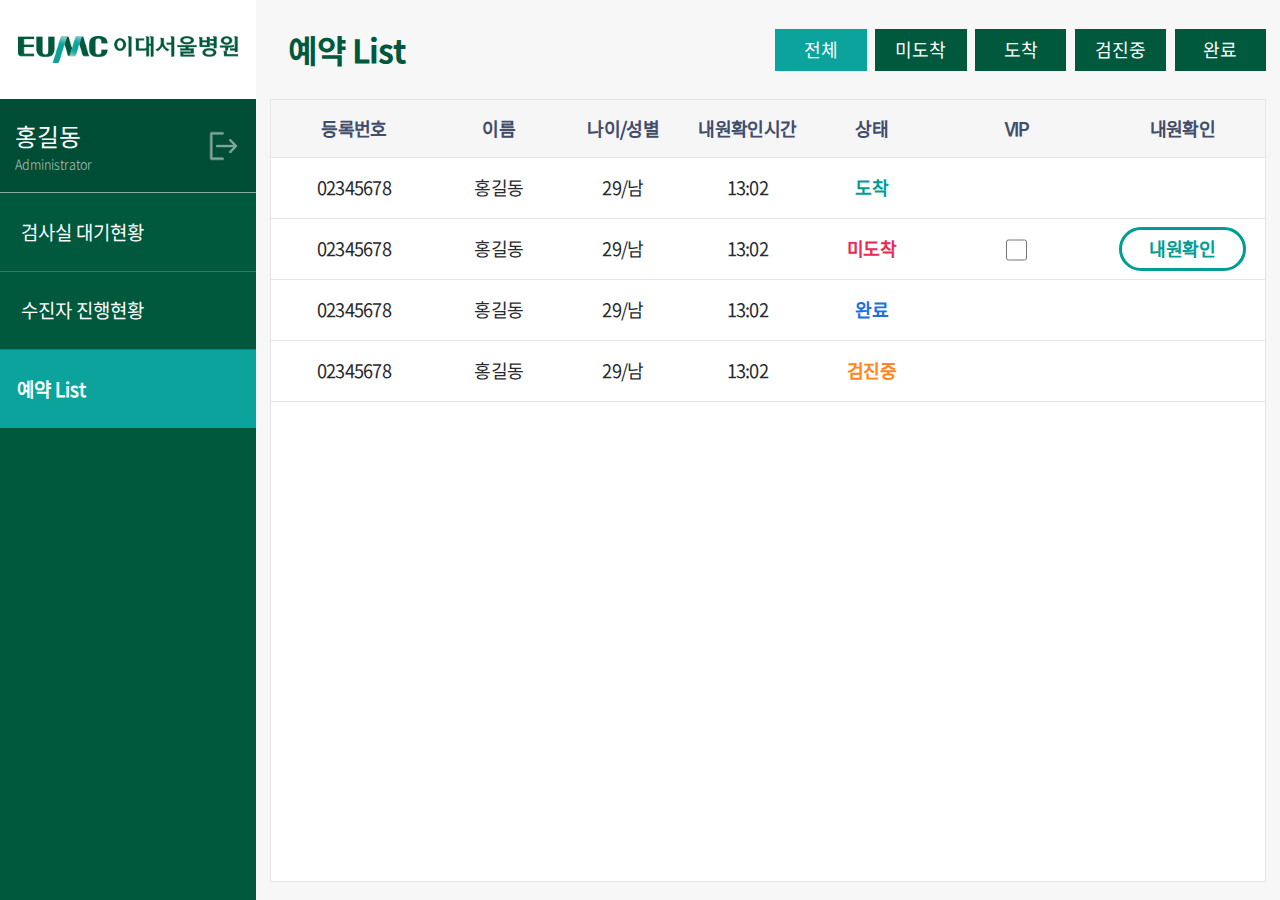
<file: reserve_list_all.html>
<!DOCTYPE html>
<html xmlns="http://www.w3.org/1999/xhtml" xml:lang="ko" lang="ko">
<head>
<meta http-equiv="Content-Type" content="text/html; charset=utf-8" />
<meta http-equiv="X-UA-Compatible" content="IE=edge" />
<meta name="viewport" content="width=device-width,initial-scale=1.0,maximum-scale=1.0,minimum-scale=1.0,user-scalable=no,shrink-to-fit=no" />
<meta http-equiv="Cache-Control" content="no-store, no-cache, must-revalidate" />
<meta http-equiv="Expires" content="0" />
<meta http-equiv="Pragma" content="no-cache" />
<meta name="mobile-web-app-capable" content="yes">
<meta name="apple-mobile-web-app-capable" content="yes">
<title>EUMC EMS</title>
<link rel="apple-touch-icon" href="images/eumc_icon.png" />
<link rel="apple-touch-startup-image" href="images/eumc_startup.png"/>
<link rel="shortcut icon" href="images/favicon_eumc.ico" type="image/x-icon">
<link rel="stylesheet" type="text/css" href="css/bootstrap-reboot.min.css"/>
<link rel="stylesheet" type="text/css" href="css/bootstrap.min.css"/>
<link rel="stylesheet" href="css/common.css" />
<link rel="stylesheet" type="text/css" href="css/style.css"/>
<!--[if lt IE 9]>
    <script src="/js/html5shiv.js"></script>
    <script src="/js/respond.min.js"></script>
<![endif]-->
<script type="text/javascript" src="js/jquery.js"></script>
<script type="text/javascript" src="js/popper.min.js"></script>
<script type="text/javascript" src="js/bootstrap.min.js"></script>
<script type="text/javascript" src="js/main.js"></script>
</head>
<body>
<div id="container" class="container-fuid">
	<section class="content">
		<nav class="lnb" id="lnb" style="background-color: #00583d;">
			<div class="close_button">
				<a class="close_toggle text_out" href="#">
					<img src="images/close_icon.png" alt="CLOSE">
				</a>
			</div>
			<div class="logo_wrap">
				<a href="dashboard.html">
					<div class="logo text-center"></div>
				</a>			
			</div>
			<div class="profile row align-items-center" style="margin-left: 0;">
				<div class="pr_txt col-9">
					<div class="pt_txt">홍길동</div>
					<div class="pt_level">Administrator</div>
				</div>
				<button type="button" class="btn_logout" onclick="location.href='index.html'">
					<img src="images/btn_logout.png" alt="log_out" class="logout">
					<img src="images/btn_logout_b.png" alt="log_out" class="logout_b">
				</button>
			</div>
			<div class="lnb_menu">
				<button type="button" class="btn_lm" onclick="location.href='dashboard.html'">검사실 대기현황</button>
				<button type="button" class="btn_lm" onclick="location.href='cur_progress.html'">수진자 진행현황</button>
				<button type="button" class="btn_lm_focus">예약 List</button>
			</div>
		</nav>
		<main>
			<div class="cont" style="padding-right: 1em;">
				<div class="dim"></div>
				<div class="cont_tit">
					<div class="nav_button">
						<a class="nav_toggle text_out" href="#">
							<img src="images/menu_icon.png" alt="MENU">
						</a>
					</div>
                    <div class="tit_txt"><span>예약 List</span></div>
                    <div class="toggle_wrap">
                        <div class="toggle_group">
                            <button type="button" class="btn_all active">
                                <div>전체</div>
                            </button>
                            <button type="button" class="btn_not">
                                <div>미도착</div>
                            </button>
                            <button type="button" class="btn_arr">
                                <div>도착</div>
                            </button>
                            <button type="button" class="btn_dur">
                                <div>검진중</div>
                            </button>
                            <button type="button" class="btn_com">
                                <div>완료</div>
                            </button>
                        </div>
                    </div>
				</div>
				<div class="cont_table">
					<div class="row no-gutters">
						<div class="table-responsive-sm col-md-12">
                            <table class="table table_01 table_04 table_all">
								<thead>
									<tr class="row">
										<th class="col-4 col-sm-2 column1">
											<span>등록번호</span>
										</th>
										<th class="col-4 col-sm column2">
											<span>이름</span>
										</th>
										<th class="col-1 col_blank column3">
											<span></span>
                                        </th>
										<th class="col-3 col-sm column4">
											<span>나이/성별</span>
                                        </th>
                                        <th class="col-4 col-sm column5">
											<span>내원확인시간</span>
                                        </th>
                                        <th class="col-4 col-sm column6">
											<span>상태</span>
                                        </th>
                                        <th class="col-1 col-sm-2 column7">
											<span>VIP</span>
                                        </th>
                                        <th class="col-3 col-sm-2 column8">
											<span>내원확인</span>
                                        </th>
									</tr>
								</thead>
								<tbody>
									<tr class="row">
                                        <td class="col-4 col-sm-2 column1">
											<span>02345678</span>
										</td>
										<td class="col-4 col-sm column2">
											<span>홍길동</span>
										</td>
										<td class="col-1 col_blank column3">
											<span></span>
										</td>
										<td class="col-3 col-sm column4">
											<span>29/남</span>
                                        </td>
                                        <td class="col-4 col-sm column5">
											<span>13:02</span>
                                        </td>
                                        <td class="col-4 col-sm column6">
											<span class="col_arr">도착</span>
                                        </td>
                                        <td class="col-1 col-sm-2 column7">
											<div class="ck_box">
												
											</div>
                                        </td>
										<td class="col-3 col-sm-2 column8">
                                            <div class="arrive">
                                               
                                            </div>
										</td>
                                    </tr>
                                    <tr class="row">
										<td class="col-4 col-sm-2 column1">
											<span>02345678</span>
										</td>
										<td class="col-4 col-sm column2">
											<span>홍길동</span>
										</td>
										<td class="col-1 col_blank column3">
											<span></span>
										</td>
										<td class="col-3 col-sm column4">
											<span>29/남</span>
                                        </td>
                                        <td class="col-4 col-sm column5">
											<span>13:02</span>
                                        </td>
                                        <td class="col-4 col-sm column6">
											<span class="col_not">미도착</span>
                                        </td>
                                        <td class="col-1 col-sm-2 column7">
											<div class="ck_box">
												<input type="checkbox" class="vip_chk" name="vip_chk" value="vip">
											</div>
                                        </td>
										<td class="col-3 col-sm-2 column8">
                                            <div class="arrive">
                                                <button type="button" class="chk_button">
                                                    <div>내원확인</div>
                                                </button>
                                            </div>
										</td>
                                    </tr>
                                    <tr class="row">
                                        <td class="col-4 col-sm-2 column1">
											<span>02345678</span>
										</td>
										<td class="col-4 col-sm column2">
											<span>홍길동</span>
										</td>
										<td class="col-1 col_blank column3">
											<span></span>
										</td>
										<td class="col-3 col-sm column4">
											<span>29/남</span>
                                        </td>
                                        <td class="col-4 col-sm column5">
											<span>13:02</span>
                                        </td>
                                        <td class="col-4 col-sm column6">
											<span class="col_com">완료</span>
                                        </td>
                                        <td class="col-1 col-sm-2 column7">
											<div class="ck_box">
												
											</div>
                                        </td>
										<td class="col-3 col-sm-2 column8">
                                            <div class="arrive">
                                                
                                            </div>
										</td>
                                    </tr>
                                    <tr class="row">
                                        <td class="col-4 col-sm-2 column1">
											<span>02345678</span>
										</td>
										<td class="col-4 col-sm column2">
											<span>홍길동</span>
										</td>
										<td class="col-1 col_blank column3">
											<span></span>
										</td>
										<td class="col-3 col-sm column4">
											<span>29/남</span>
                                        </td>
                                        <td class="col-4 col-sm column5">
											<span>13:02</span>
                                        </td>
                                        <td class="col-4 col-sm column6">
											<span class="col_dur">검진중</span>
                                        </td>
                                        <td class="col-1 col-sm-2 column7">
											<div class="ck_box">
												
											</div>
                                        </td>
										<td class="col-3 col-sm-2 column8">
                                            <div class="arrive">
                                                
                                            </div>
										</td>
									</tr>
								</tbody>
                            </table>
                            <table class="table table_01 table_04 table_not">
								<thead>
									<tr class="row">
										<th class="col-4 col-sm-2 column1">
											<span>등록번호</span>
										</th>
										<th class="col-4 col-sm column2">
											<span>이름</span>
										</th>
										<th class="col-1 col_blank column3">
											<span></span>
                                        </th>
										<th class="col-3 col-sm column4">
											<span>나이/성별</span>
                                        </th>
                                        <th class="col-4 col-sm column5">
											<span>내원확인시간</span>
                                        </th>
                                        <th class="col-4 col-sm column6">
											<span>상태</span>
                                        </th>
                                        <th class="col-1 col-sm-2 column7">
											<span>VIP</span>
                                        </th>
                                        <th class="col-3 col-sm-2 column8">
											<span>내원확인</span>
                                        </th>
									</tr>
								</thead>
								<tbody>
									<tr class="row">
                                        <td class="col-4 col-sm-2 column1">
											<span>02345678</span>
										</td>
										<td class="col-4 col-sm column2">
											<span>홍길동</span>
										</td>
										<td class="col-1 col_blank column3">
											<span></span>
										</td>
										<td class="col-3 col-sm column4">
											<span>29/남</span>
                                        </td>
                                        <td class="col-4 col-sm column5">
											<span>13:02</span>
                                        </td>
                                        <td class="col-4 col-sm column6">
											<span class="col_not">미도착</span>
                                        </td>
                                        <td class="col-1 col-sm-2 column7">
											<div class="ck_box">
												<input type="checkbox" class="vip_chk" name="vip_chk" value="vip">
											</div>
                                        </td>
										<td class="col-3 col-sm-2 column8">
                                            <div class="arrive">
                                                <button type="button" class="chk_button">
                                                    <div>내원확인</div>
                                                </button>
                                            </div>
										</td>
                                    </tr>
                                    <tr class="row">
										<td class="col-4 col-sm-2 column1">
											<span>02345678</span>
										</td>
										<td class="col-4 col-sm column2">
											<span>홍길동</span>
										</td>
										<td class="col-1 col_blank column3">
											<span></span>
										</td>
										<td class="col-3 col-sm column4">
											<span>29/남</span>
                                        </td>
                                        <td class="col-4 col-sm column5">
											<span>13:02</span>
                                        </td>
                                        <td class="col-4 col-sm column6">
											<span class="col_not">미도착</span>
                                        </td>
                                        <td class="col-1 col-sm-2 column7">
											<div class="ck_box">
												<input type="checkbox" class="vip_chk" name="vip_chk" value="vip">
											</div>
                                        </td>
										<td class="col-3 col-sm-2 column8">
                                            <div class="arrive">
                                                <button type="button" class="chk_button">
                                                    <div>내원확인</div>
                                                </button>
                                            </div>
										</td>
                                    </tr>
                                    <tr class="row">
                                        <td class="col-4 col-sm-2 column1">
											<span>02345678</span>
										</td>
										<td class="col-4 col-sm column2">
											<span>홍길동</span>
										</td>
										<td class="col-1 col_blank column3">
											<span></span>
										</td>
										<td class="col-3 col-sm column4">
											<span>29/남</span>
                                        </td>
                                        <td class="col-4 col-sm column5">
											<span>13:02</span>
                                        </td>
                                        <td class="col-4 col-sm column6">
											<span class="col_not">미도착</span>
                                        </td>
                                        <td class="col-1 col-sm-2 column7">
											<div class="ck_box">
												<input type="checkbox" class="vip_chk" name="vip_chk" value="vip">
											</div>
                                        </td>
										<td class="col-3 col-sm-2 column8">
                                            <div class="arrive">
                                                <button type="button" class="chk_button">
                                                    <div>내원확인</div>
                                                </button>
                                            </div>
										</td>
                                    </tr>
                                    <tr class="row">
                                        <td class="col-4 col-sm-2 column1">
											<span>02345678</span>
										</td>
										<td class="col-4 col-sm column2">
											<span>홍길동</span>
										</td>
										<td class="col-1 col_blank column3">
											<span></span>
										</td>
										<td class="col-3 col-sm column4">
											<span>29/남</span>
                                        </td>
                                        <td class="col-4 col-sm column5">
											<span>13:02</span>
                                        </td>
                                        <td class="col-4 col-sm column6">
											<span class="col_not">미도착</span>
                                        </td>
                                        <td class="col-1 col-sm-2 column7">
											<div class="ck_box">
												<input type="checkbox" class="vip_chk" name="vip_chk" value="vip">
											</div>
                                        </td>
										<td class="col-3 col-sm-2 column8">
                                            <div class="arrive">
                                                <button type="button" class="chk_button">
                                                    <div>내원확인</div>
                                                </button>
                                            </div>
										</td>
									</tr>
								</tbody>
                            </table>
                            <table class="table table_01 table_04 table_arr">
								<thead>
									<tr class="row">
										<th class="col-4 col-sm-2 column1">
											<span>등록번호</span>
										</th>
										<th class="col-4 col-sm column2">
											<span>이름</span>
										</th>
										<th class="col-1 col_blank column3">
											<span></span>
                                        </th>
										<th class="col-3 col-sm column4">
											<span>나이/성별</span>
                                        </th>
                                        <th class="col-4 col-sm column5">
											<span>내원확인시간</span>
                                        </th>
                                        <th class="col-4 col-sm column6">
											<span>상태</span>
                                        </th>
                                        <th class="col-1 col-sm-2 column7">
											<span>VIP</span>
                                        </th>
                                        <th class="col-3 col-sm-2 column8">
											<span>내원확인</span>
                                        </th>
									</tr>
								</thead>
								<tbody>
									<tr class="row">
                                        <td class="col-4 col-sm-2 column1">
											<span>02345678</span>
										</td>
										<td class="col-4 col-sm column2">
											<span>홍길동</span>
										</td>
										<td class="col-1 col_blank column3">
											<span></span>
										</td>
										<td class="col-3 col-sm column4">
											<span>29/남</span>
                                        </td>
                                        <td class="col-4 col-sm column5">
											<span>13:02</span>
                                        </td>
                                        <td class="col-4 col-sm column6">
											<span class="col_arr">도착</span>
                                        </td>
                                        <td class="col-1 col-sm-2 column7">
											<div class="ck_box">
												
											</div>
                                        </td>
										<td class="col-3 col-sm-2 column8">
                                            <div class="arrive">
                                               
                                            </div>
										</td>
                                    </tr>
                                    <tr class="row">
										<td class="col-4 col-sm-2 column1">
											<span>02345678</span>
										</td>
										<td class="col-4 col-sm column2">
											<span>홍길동</span>
										</td>
										<td class="col-1 col_blank column3">
											<span></span>
										</td>
										<td class="col-3 col-sm column4">
											<span>29/남</span>
                                        </td>
                                        <td class="col-4 col-sm column5">
											<span>13:02</span>
                                        </td>
                                        <td class="col-4 col-sm column6">
											<span class="col_arr">도착</span>
                                        </td>
                                        <td class="col-1 col-sm-2 column7">
											<div class="ck_box">
												
											</div>
                                        </td>
										<td class="col-3 col-sm-2 column8">
                                            <div class="arrive">
                                               
                                            </div>
										</td>
                                    </tr>
                                    <tr class="row">
                                        <td class="col-4 col-sm-2 column1">
											<span>02345678</span>
										</td>
										<td class="col-4 col-sm column2">
											<span>홍길동</span>
										</td>
										<td class="col-1 col_blank column3">
											<span></span>
										</td>
										<td class="col-3 col-sm column4">
											<span>29/남</span>
                                        </td>
                                        <td class="col-4 col-sm column5">
											<span>13:02</span>
                                        </td>
                                        <td class="col-4 col-sm column6">
											<span class="col_arr">도착</span>
                                        </td>
                                        <td class="col-1 col-sm-2 column7">
											<div class="ck_box">
												
											</div>
                                        </td>
										<td class="col-3 col-sm-2 column8">
                                            <div class="arrive">
                                                
                                            </div>
										</td>
                                    </tr>
                                    <tr class="row">
                                        <td class="col-4 col-sm-2 column1">
											<span>02345678</span>
										</td>
										<td class="col-4 col-sm column2">
											<span>홍길동</span>
										</td>
										<td class="col-1 col_blank column3">
											<span></span>
										</td>
										<td class="col-3 col-sm column4">
											<span>29/남</span>
                                        </td>
                                        <td class="col-4 col-sm column5">
											<span>13:02</span>
                                        </td>
                                        <td class="col-4 col-sm column6">
											<span class="col_arr">도착</span>
                                        </td>
                                        <td class="col-1 col-sm-2 column7">
											<div class="ck_box">
												
											</div>
                                        </td>
										<td class="col-3 col-sm-2 column8">
                                            <div class="arrive">
                                                
                                            </div>
										</td>
									</tr>
								</tbody>
                            </table>
                            <table class="table table_01 table_04 table_dur">
								<thead>
									<tr class="row">
										<th class="col-4 col-sm-2 column1">
											<span>등록번호</span>
										</th>
										<th class="col-4 col-sm column2">
											<span>이름</span>
										</th>
										<th class="col-1 col_blank column3">
											<span></span>
                                        </th>
										<th class="col-3 col-sm column4">
											<span>나이/성별</span>
                                        </th>
                                        <th class="col-4 col-sm column5">
											<span>내원확인시간</span>
                                        </th>
                                        <th class="col-4 col-sm column6">
											<span>상태</span>
                                        </th>
                                        <th class="col-1 col-sm-2 column7">
											<span>VIP</span>
                                        </th>
                                        <th class="col-3 col-sm-2 column8">
											<span>내원확인</span>
                                        </th>
									</tr>
								</thead>
								<tbody>
									<tr class="row">
                                        <td class="col-4 col-sm-2 column1">
											<span>02345678</span>
										</td>
										<td class="col-4 col-sm column2">
											<span>홍길동</span>
										</td>
										<td class="col-1 col_blank column3">
											<span></span>
										</td>
										<td class="col-3 col-sm column4">
											<span>29/남</span>
                                        </td>
                                        <td class="col-4 col-sm column5">
											<span>13:02</span>
                                        </td>
										<td class="col-4 col-sm column6">
											<span class="col_dur">검진중</span>
                                        </td>
                                        <td class="col-1 col-sm-2 column7">
											<div class="ck_box">
												
											</div>
                                        </td>
										<td class="col-3 col-sm-2 column8">
                                            <div class="arrive">
                                               
                                            </div>
										</td>
                                    </tr>
                                    <tr class="row">
										<td class="col-4 col-sm-2 column1">
											<span>02345678</span>
										</td>
										<td class="col-4 col-sm column2">
											<span>홍길동</span>
										</td>
										<td class="col-1 col_blank column3">
											<span></span>
										</td>
										<td class="col-3 col-sm column4">
											<span>29/남</span>
                                        </td>
                                        <td class="col-4 col-sm column5">
											<span>13:02</span>
                                        </td>
										<td class="col-4 col-sm column6">
											<span class="col_dur">검진중</span>
                                        </td>
                                        <td class="col-1 col-sm-2 column7">
											<div class="ck_box">
												
											</div>
                                        </td>
										<td class="col-3 col-sm-2 column8">
                                            <div class="arrive">
                                               
                                            </div>
										</td>
                                    </tr>
                                    <tr class="row">
                                        <td class="col-4 col-sm-2 column1">
											<span>02345678</span>
										</td>
										<td class="col-4 col-sm column2">
											<span>홍길동</span>
										</td>
										<td class="col-1 col_blank column3">
											<span></span>
										</td>
										<td class="col-3 col-sm column4">
											<span>29/남</span>
                                        </td>
                                        <td class="col-4 col-sm column5">
											<span>13:02</span>
                                        </td>
										<td class="col-4 col-sm column6">
											<span class="col_dur">검진중</span>
                                        </td>
                                        <td class="col-1 col-sm-2 column7">
											<div class="ck_box">
												
											</div>
                                        </td>
										<td class="col-3 col-sm-2 column8">
                                            <div class="arrive">
                                                
                                            </div>
										</td>
                                    </tr>
                                    <tr class="row">
                                        <td class="col-4 col-sm-2 column1">
											<span>02345678</span>
										</td>
										<td class="col-4 col-sm column2">
											<span>홍길동</span>
										</td>
										<td class="col-1 col_blank column3">
											<span></span>
										</td>
										<td class="col-3 col-sm column4">
											<span>29/남</span>
                                        </td>
                                        <td class="col-4 col-sm column5">
											<span>13:02</span>
                                        </td>
                                        <td class="col-4 col-sm column6">
											<span class="col_dur">검진중</span>
                                        </td>
                                        <td class="col-1 col-sm-2 column7">
											<div class="ck_box">
												
											</div>
                                        </td>
										<td class="col-3 col-sm-2 column8">
                                            <div class="arrive">
                                                
                                            </div>
										</td>
									</tr>
								</tbody>
                            </table>
                            <table class="table table_01 table_04 table_com">
								<thead>
									<tr class="row">
										<th class="col-4 col-sm-2 column1">
											<span>등록번호</span>
										</th>
										<th class="col-4 col-sm column2">
											<span>이름</span>
										</th>
										<th class="col-1 col_blank column3">
											<span></span>
                                        </th>
										<th class="col-3 col-sm column4">
											<span>나이/성별</span>
                                        </th>
                                        <th class="col-4 col-sm column5">
											<span>내원확인시간</span>
                                        </th>
                                        <th class="col-4 col-sm column6">
											<span>상태</span>
                                        </th>
                                        <th class="col-1 col-sm-2 column7">
											<span>VIP</span>
                                        </th>
                                        <th class="col-3 col-sm-2 column8">
											<span>내원확인</span>
                                        </th>
									</tr>
								</thead>
								<tbody>
									<tr class="row">
                                        <td class="col-4 col-sm-2 column1">
											<span>02345678</span>
										</td>
										<td class="col-4 col-sm column2">
											<span>홍길동</span>
										</td>
										<td class="col-1 col_blank column3">
											<span></span>
										</td>
										<td class="col-3 col-sm column4">
											<span>29/남</span>
                                        </td>
                                        <td class="col-4 col-sm column5">
											<span>13:02</span>
                                        </td>
                                        <td class="col-4 col-sm column6">
											<span class="col_com">완료</span>
                                        </td>
                                        <td class="col-1 col-sm-2 column7">
											<div class="ck_box">
												
											</div>
                                        </td>
										<td class="col-3 col-sm-2 column8">
                                            <div class="arrive">
                                               
                                            </div>
										</td>
                                    </tr>
                                    <tr class="row">
										<td class="col-4 col-sm-2 column1">
											<span>02345678</span>
										</td>
										<td class="col-4 col-sm column2">
											<span>홍길동</span>
										</td>
										<td class="col-1 col_blank column3">
											<span></span>
										</td>
										<td class="col-3 col-sm column4">
											<span>29/남</span>
                                        </td>
                                        <td class="col-4 col-sm column5">
											<span>13:02</span>
                                        </td>
                                        <td class="col-4 col-sm column6">
											<span class="col_com">완료</span>
                                        </td>
                                        <td class="col-1 col-sm-2 column7">
											<div class="ck_box">
												
											</div>
                                        </td>
										<td class="col-3 col-sm-2 column8">
                                            <div class="arrive">
                                               
                                            </div>
										</td>
                                    </tr>
                                    <tr class="row">
                                        <td class="col-4 col-sm-2 column1">
											<span>02345678</span>
										</td>
										<td class="col-4 col-sm column2">
											<span>홍길동</span>
										</td>
										<td class="col-1 col_blank column3">
											<span></span>
										</td>
										<td class="col-3 col-sm column4">
											<span>29/남</span>
                                        </td>
                                        <td class="col-4 col-sm column5">
											<span>13:02</span>
                                        </td>
                                        <td class="col-4 col-sm column6">
											<span class="col_com">완료</span>
                                        </td>
                                        <td class="col-1 col-sm-2 column7">
											<div class="ck_box">
												
											</div>
                                        </td>
										<td class="col-3 col-sm-2 column8">
                                            <div class="arrive">
                                                
                                            </div>
										</td>
                                    </tr>
                                    <tr class="row">
                                        <td class="col-4 col-sm-2 column1">
											<span>02345678</span>
										</td>
										<td class="col-4 col-sm column2">
											<span>홍길동</span>
										</td>
										<td class="col-1 col_blank column3">
											<span></span>
										</td>
										<td class="col-3 col-sm column4">
											<span>29/남</span>
                                        </td>
                                        <td class="col-4 col-sm column5">
											<span>13:02</span>
                                        </td>
                                        <td class="col-4 col-sm column6">
											<span class="col_com">완료</span>
                                        </td>
                                        <td class="col-1 col-sm-2 column7">
											<div class="ck_box">
												
											</div>
                                        </td>
										<td class="col-3 col-sm-2 column8">
                                            <div class="arrive">
                                                
                                            </div>
										</td>
									</tr>
								</tbody>
                            </table>
						</div>
					</div>
				</div>
			</div>
		</main>
	</section>
</div>
</body>
</html>
</file>
<file: css/style.css>
@charset"utf-8";

body{
	font-family:'notokr-regular', sans-serif; font-size:14px;
	color: #010101;
}
.content {
	display: -webkit-flex;
    display: -ms-flexbox;
    display: flex;
	width:100%;
	height: 100vh;
	overflow-y: scroll;
}
/* main */
main {
    width:100%;
    background-color: #f7f7f7;
}

/* login */
#main {
	height:100vh;
	background:url('../images/bg_signin.png') center no-repeat;
	background-size:cover;
}
.login_form {
	width:90%;
	height:100%;
	max-width: 500px;
	max-height: 580px;
	background:#ffffff;
	position:absolute;
	top:50%;
	left:50%;
	-webkit-transform: translate(-50%,-50%);
	-moz-transform: translate(-50%,-50%);
	-ms-transform: translate(-50%,-50%);
	-o-transform: translate(-50%,-50%);
	transform: translate(-50%,-50%);
	overflow:hidden;
	border-radius:1.5em;
	box-shadow: 0px .5em 2em 0 rgba(0, 0, 0, 0.3);
}
.login_form .lf_wrap {
	width:100%;
	height:100%;
	text-align:center;
 }
.login_form .lf_wrap .login_logo {
	width:75%;
	margin: 4.3em auto 7.5em;
}
.login_form .lf_wrap .login_logo img {width:100%;}
.login_form .lf_wrap .login_input,
.login_form .lf_wrap .login_input2 {
	display:block;
	width:80%;
	height:3em;
	margin: 1em auto 0;
	padding:.7em;
	line-height: 23px;
	color:#1c1c1c;
	font-size: 1.5em;
	font-weight: 700;
	background-color: #ffffff;
	border-bottom:2px solid #e0e0e0;
}

::-webkit-input-placeholder {
	color: #777;
	display: block;
}
::-moz-placeholder { /* Firefox 19+ */
	color:  #777;
	display: block;
	height: 3em;
}
:-ms-input-placeholder {
	color:  #777;
	display: block;
	height: 3em;
}
:-moz-placeholder { /* Firefox 18- */
	color:  #777;
	display: block;
	height: 3em;
}
.login_form .lf_wrap .login_input:focus,
.login_form .lf_wrap .login_input2:focus {
	outline: none;
}
.login_form .lf_wrap .ck_box {
	width:80%;
	height:3em;
	margin: .3em auto 1em;
	text-align:right;
}
.login_form .lf_wrap .ck_box input {
	display:none;
}
.login_form .lf_wrap .ck_box label {
	display: block;
	float: right;
	background-position:-2px 20px;
	white-space: nowrap;
}
.login_form .lf_wrap .ck_box input:checked + label {
	background-position:-2px -146px;
}
.login_form .lf_wrap .ck_box span.txt {
	display:inline-block;
	float:left;
	margin-left:1.5em;
	line-height:60px;
	font-size:1.3em;
	color:#00583d;
}
.login_form .lf_wrap button.login_cta {
	width:80%;
	height:2.3em;
	margin: 1em auto;
	border:0;
	border-radius:3em;
	outline:none;
	background:#00583d;
	font-size:1.9em;
	font-weight: 700;
	color:#ffffff;
}
.login_form .lf_wrap button.login_cta:hover,
.login_form .lf_wrap button.login_cta:active {
	background:#ffffff;
	color:#00583d;
	border: 2px solid #00583d;
}
.login_form .lf_wrap .fg {float:left; width:430px; height:72px; margin-left:35px; margin-top:55px; border-top:1px solid rgba(255,255,255,0.5);}
.login_form .lf_wrap .fg button.fg_btn {
	width:100%;
	height:71px;
	background:transparent;
	border:0;
	outline:none;
	font-family:'notokr-light', sans-serif;
	font-size:0.8em;
	color:#ffffff;
}

/* dashboard menu */
.logo_wrap{
	float:left;
	width:100%;
	padding: 1.3em;
	background-color:#ffffff;
}
.logo {
	float:left;
	width:100%;
	height:7vh;
	background:url(../images/lnb_logo.png) no-repeat #ffffff;
	background-size: contain;
	background-position:center center;
}
input.search {
	float:left;
	width:400px;
	height:60px;
	margin-left:20px;
	margin-top:20px;
	padding-left:30px;
	border-bottom:1px solid #8e8d8d;
	background:url(../images/input_search_bg.png)no-repeat;
	background-position:left;
}
.nav_button, .close_button{
	display: none;
}
.dim{
	display: none;
	position: fixed;
	top: 0px;
	left: 0px;
	width: 100%;
	height: 100%;
	z-index: 3000;
	opacity: 0.5;
	background-color: rgb(0, 0, 0);
}
.lnb {
	float:left;
	width:25%;
	max-width:320px;
	background:#00583d;
	height: 100vh;
}
.lnb .profile {
	float:left;
	width:100%;
	height:94px;
	border-bottom:1px solid #81ad9f;
	background-color: #004d35;
}
.lnb .profile .pr_txt {
	float:left;
	width:100%;
	height:54px;
	padding-left: 1.1em;
	word-break: keep-all;
}
.lnb .profile .pr_txt .pt_txt {
	display:block;
	font-family:'notokr-regular', sans-serif; font-size: 1.7em;
	color:#ffffff;
	font-weight: 500;
}
.lnb .profile .pr_txt .pt_level {
	display:block;
	font-family:'notokr-light', sans-serif;
	font-size:.9em;
	color:rgba(255, 255, 255, 0.7);
}
.lnb .profile button.btn_logout {
	float: right;
	width: 15%;
	border:0;
	outline:none;
	background-color: #004d35;
	box-sizing: content-box;
	padding: 0;
	margin: 0 auto;
}
.lnb .profile button.btn_logout img{
	width: 2.3em;
}
.logout{
	display: inline-block;
}
.logout_b{
	display: none;
}
.lnb .profile button.btn_logout:hover .logout,
.lnb .profile button.btn_logout:active .logout {
	display: none;
}
.lnb .profile button.btn_logout:hover .logout_b,
.lnb .profile button.btn_logout:active .logout_b {
	display: inline-block;
}

.lnb .lnb_menu {float:left;	width:100%;}
.lnb .lnb_menu button.btn_lm {
	float:right;
	width:100%;
	padding-bottom: 1.3em;
	padding-top: 1.3em;
	padding-left:1.1em;
	border:0;
	outline:none;
	background:transparent;
	text-align:left;
	font-family:'notokr-regular', sans-serif;
	font-size:1.35em; 
	color:#ffffff;
	word-break: keep-all;
	border-bottom: 1px solid #307a64;
}
.lnb .lnb_menu button.btn_lm_focus,
.lnb .lnb_menu button.btn_lm:hover {
	float:right;
	width:100%;
	padding-bottom: 1.3em;
	padding-top: 1.3em;
	padding-left:.9em;
	border:0;
	outline:none;
	box-sizing:border-box;
	background:#0ba39b;
	text-align:left;
	font-family:'notokr-regular', sans-serif;
	font-weight: 600;
	font-size:1.35em;
	color:#ffffff;
	word-break: keep-all;
}
.lnb .lnb_menu .lm_divider {float:right; width:100%; height:1px; background:#3d424e;}
.lnb .lnb_menu .lm_h20 {float:right; width:100%; height:10px; background:#323640;}

/* dashboard contents */
.cont {
	padding-left: 1em;
	height: 100vh;
	overflow-y: scroll;
}
.padding_r{
	padding-right: 1em;
}
.cont button.btn_write {
	float:right;
	width:142px;
	height:38px;
	margin-right:20px;
	background:#1fa7cb;
	border:0;
	border-radius:4px;
	outline:none;
	font-family:'notokr-regular', sans-serif;
	color:#ffffff;
}
.cont .cont_tit{
	display: table;
	padding: 1.3em 0 1.3em 1.3em;
	width: 100%;
}
.cont .tit_txt {
	display:table;
	font-size:2.3em;
	letter-spacing: -1.2px;
	height:7vh;
}
.cont .tit_txt span{
	font-family:'notokr-bold', sans-serif;
	color: #00583d;
	display:table-cell;
	vertical-align: middle;
}
/* table */
div,nav,table,tbody{
    -ms-overflow-style: none; /* IE and Edge */
    scrollbar-width: none; /* Firefox */
}
div::-webkit-scrollbar,nav::-webkit-scrollbar,table::-webkit-scrollbar ,tbody::-webkit-scrollbar {
    display: none; /* Chrome, Safari, Opera*/
}
.table_wrap{
	height: 87vh;
	overflow-y: hidden;
	overflow-x: hidden;
}
.table{
	border:solid 1px #e5e5e5;
	background-color: #ffffff;
	width: 100%;
	font-size: 1.5em;
	word-break: keep-all;
	margin-bottom: 0;
}
.table_02{
	font-size: 1.3em;
}
tr.row{
	margin: 0;
	border-bottom: 1px solid #e5e5e5;
}
.table_03 tr.row{
	border-bottom: none;
}
.table thead{
	background-color: #f6f6f6;
}
.table thead th{
	display: table;
	text-align: center;
	height: 3.1em;
	border: none;
}
.table thead th span{
	color: #414d6b;
	font-weight: 700;
}
.table tbody{
	display: block;
	overflow-y:auto;
	overflow-x:hidden;
	height: 80vh;
}
.table_01 tbody{
	height: calc( 87vh - 3.1em - 3px );
}
.table_02 tbody{
	height: calc( 85.7vh - 4.8em - 3px )
}
table.table_02_s tbody{
	height: calc( (85.7vh - 17.9em - 6px) / 2 );
}
table.table_cur tbody{
	height: calc( (85.7vh - 10em - 6px) / 2 );
}
.table_03 tbody{
	height: calc( (85.7vh - 8em - 6px) / 2 );
}
.table tbody td{
	display: table;
	text-align: center;
	height: 3.3em;
	border-top: none;
}
.table_01 thead tr{
	border-bottom: 1px solid #e5e5e5;
}
table.table_01 tbody tr:hover,table.table_02 tbody tr:hover{
	background-color: #e8fcfb;
}
.table_02 thead .column:hover{
	background-color: #e8fcfb;
}
.table_02 thead .column:hover{
	background-color: #e8fcfb;
}
.table span{
	display: table-cell;
	vertical-align: middle;
	letter-spacing: -0.68px;
	color: #272b2f;
}
.table .txt_orange{
	color: #ff6c00;
}
.table .txt_red{
	color: #f40b0b;
}
.thead_wrap .table_02{
	border: none;
	margin-bottom: 1.3vh;
}
.thead_wrap .table_02 tr{
	border-radius: .5em;
	box-shadow: 0px .15em .3em 0 rgba(29, 157, 148, 0.3);
	background-color: #05bcaf;
	font-size: 1.3em;
	padding-left: .5em;
	padding-right: .5em;
	border-bottom: 1px solid #05bcaf;
}
.thead_wrap .table_02 tr span{
	color: #fefeff;
	font-weight: 400;
	font-size: 1.1em;
	word-break: keep-all;
}
.thead_wrap .table_02 tr th.txt_pre span{
	font-weight: 700;
}
.thead_wrap .table_02 tr th.txt_pre_info{

}
.thead_wrap .table_02 tr th.txt_pre_info div{
	display: table-cell;
	vertical-align: middle;
	text-align: center;
}
.thead_wrap .table_02 tr th.txt_pre_info div span{
	display: block;
}
.thead_wrap .table_02 tr th.txt_pre_info div span.num_reg{
	text-align: right;
}
.thead_wrap .table_02 tr th.txt_pre_info div span.num_age{
	text-align: left;
}
.thead_wrap .table_02 .base span{
	letter-spacing: -1px;
	font-weight: 500;
}
.table .left_list{
	display: table-cell;
}
.table .up_list{
	display: none;
}
.table_03{
	border:none;
	background-color: #f7f7f7;
	width: 100%;
	font-size: 1.5em;
	word-break: keep-all;
}
.table_03 tbody tr .column{
	border:none;
	height: 3em;
	font-weight: 500;
 	letter-spacing: -0.68px;
  	text-align: center;
  	table-layout: fixed;
}
.table_03 tbody tr .column .column_box{
	display: table;
	table-layout: fixed;
	margin: 0 auto;
	border-radius: .5em;
	/*background-color: rgba(239, 230, 215, .7);*/
	background-color: #ffffff;
	height: 3em;
  	padding: 0;
  	overflow: hidden;
	-webkit-box-shadow: inset 0px -1px 5px 0px rgba(50, 50, 50, 0.037);
	-moz-box-shadow:    inset 0px -1px 5px 0px rgba(50, 50, 50, 0.037);
	box-shadow:         inset 0px -1px 5px 0px rgba(50, 50, 50, 0.037);
}
/*ie용 bootstrap col 호환성 코드 & 반응형 colunm 너비 지정*/
.table_03 tbody tr{
	margin-left: -.2em;
	margin-right: -.2em;
}
.table_03 tbody tr .column{
	width: 12.5%;
	margin: .3% 0 .15%;
}
.table_03 tbody tr .column .column_box{
	width: calc(100% - .4em);
}
.table_popup tbody tr .column{
	width: 16.66666%;
}
.table_02_s tbody tr .column .column_box{
	width: calc(100% - .5em);
}
.table_04 .row th.col-sm,
.table_04 .row td.col-sm{
	width: 13.33333%;
}
/*ie용 bootstrap col 호환성 코드 & 반응형 colunm 너비 지정*/

.table_03 tbody tr .column .column_box span{
	display: table-cell;
	vertical-align: middle;
	color: #272b2f;
	font-size: 1em;
	word-break: keep-all;
}
.table_02_s tbody tr .column .column_box span{
	font-size: .9em;
}
.table_03 tbody tr .column .active_chk{
	background-color: #05bcaf;
	-webkit-box-shadow: none;
	-moz-box-shadow:    none;
	box-shadow:         none;
}
.table_03 tbody tr .column .active_com{
	background-color: #dedede;
	-webkit-box-shadow: none;
	-moz-box-shadow:    none;
	box-shadow:         none;
}
.table_03 tbody tr .column .active_chk span{
	color: #ffffff;
}
.table_03 tbody tr .column .active_com span{
	color: #7b7f83;
}

.table_03 tbody tr .column .active_call{
	background-color: lightcoral;
}
.table_03 tbody tr .column .active_call span{
	color: #ffffff;
}

.table_03 thead .row{
	padding: .7em 0;
}
.table_03 thead .row_02{
	padding: .9em 0 .5em;
}
.table_03 thead .row th{
	height: 1em;
}
.table_03 thead .row .title{
	font-size: 1.3em;
	font-weight: bold;
	letter-spacing: -0.83px;
	text-align: left;
}
.table_03 thead .row .title span.name{
	padding-left: 1em;
	width: 1%;
	font-weight: bold;
	border-left: 5px solid #414d6b;
	word-break: keep-all;
	white-space: nowrap;
}
.table_03 thead .row .title span.name_list{
	padding-left: 1em;
	width: 1%;
	white-space: nowrap;
	font-weight: bold;
	border-left: 5px solid #414d6b;
}
.table_03 thead .row .title span.state{
	text-align: left;
	font-weight: 400;
	word-break: keep-all;
	white-space: nowrap;
}
.table_03 thead .row .sub_wrap{
	text-align: right;
}
.table_03 thead .row .status{
	font-size: 1.3em;
  	letter-spacing: -0.75px;
  	word-break: keep-all;
  	white-space: nowrap;
  	text-align: right;
  	display: inline-block;
}
.table_03 thead .row .status span{
	font-weight: 400;
	display: table;
	padding-right: 100%;
	word-break: keep-all;
  	white-space: nowrap;
}
.table_03 thead .row .count{
	font-size: 1.3em;
	font-weight: bold;
	letter-spacing: -0.83px;
	text-align: left;
	word-break: keep-all;
  	white-space: nowrap;
  	display: inline-block;
}
.table_03 thead .row span.number{
	text-align: right;
}
.table_03 thead .row span.active{
	color: #05bcaf;
}
.table_04 .ck_box{
	display: table-cell;
	vertical-align: middle;
}
.table_04 .ck_box .vip_chk{
	width: 1.2em;
	height: 1.5em;
	vertical-align: middle;
}
.table_04 .column8{
	table-layout: fixed;
	padding-right: .3em;
}
.table_04 .row th{
	table-layout: fixed;
}
.arrive{
	display: table-cell;
	vertical-align: middle;
	width: 100%;
	text-align: center;
}
.arrive .chk_button{
	width: 9em;
	max-width: 95%;
	padding:.3em 0;
	border-radius: 3em;
	border: solid 3px #009d95;
	background-color: #ffffff;
	text-align: center;
}
.arrive .chk_button div{
	letter-spacing: -0.63px;
	color: #009d95;
	font-weight: 700;
}
.arrive .chk_button:focus{
	outline: none;
}
.arrive .chk_button:hover,
.arrive .chk_button:active{
	background-color: #009d95;
}
.arrive .chk_button:hover div,
.arrive .chk_button:active div{
	color: #ffffff;
}
.table .col_blank{
	display: none;
}
.table thead .col_blank:hover,
.table thead .col_none:hover{
	background-color: #f6f6f6;
}
.table .col_arr{
	color: #019d95;
	font-weight: bold;
}
.table .col_not{
	color: #ec2a57;
	font-weight: bold;
}
.table .col_com{
	color: #1972e1;
	font-weight: bold;
}
.table .col_dur{
	color: #fe861c;
	font-weight: bold;
}
.toggle_wrap{
	display: table-cell;
	width: 55%;
}
.toggle_wrap .toggle_group{
	text-align: right;
	margin: 0;
	-webkit-box-sizing: content-box;
    -moz-box-sizing: content-box;
    box-sizing: content-box;
    width: 100%;
}
.toggle_wrap .toggle_group button{
	width: 17%;
	-webkit-box-sizing: content-box;
    -moz-box-sizing: content-box;
    box-sizing: content-box;
	margin-left: 1%;
	height: 3.5em;
	color:#ffffff;
	outline:none;
	background-color: #00583d;
	border:0;
	word-break: keep-all;
	padding: 0;
}
.toggle_wrap .toggle_group button div{
	color:#ffffff;
	font-size: 1.7em;
	-webkit-box-sizing: content-box;
    -moz-box-sizing: content-box;
    box-sizing: content-box;
}
.toggle_wrap .toggle_group button.active{
	background-color: #0ba39b;
}

.table .w-100{
	display: none;
	height: 0;
	padding: 0;
	border: none;
}
.column_wrap{
	margin: 0;
	height: 100%;
}
.column_wrap div{
	display: table;
	text-align: center;
	padding: 0;
	color: #2a2c2f;
	height: 100%;
}
.column_wrap div span{
	text-align: center;
	display: table-cell;
	vertical-align: middle;
}
.popup_ins{
	position: relative;
	z-index: 1000;
	margin-top: calc( (-85.7vh + 14.1em + 6px) / 2 );
	width: 100%;
}
.popup_ins .popup_wrap{
	background-color: #f7f5f0;
	border-radius: .5em;
	box-shadow:
	 0 7px 5px -7px rgba(117, 95, 57, 0.077),
	 0 17px 11px -13px rgba(117, 95, 57, 0.087),
	 0 27px 23px -17px rgba(117, 95, 57, 0.091);
	padding: 0 1em;
	border: 3px solid #f3f2ef;
	display: none;
}
.popup_ins .popup_wrap .table_02_s{
	background-color: rgba( 255, 255, 255, 0 );
}
.popup_ins .popup_wrap .table_02_s thead{
	background-color: rgba( 255, 255, 255, 0 );
}
.popup_ins .popup_wrap .table_02_s tbody{
	height: calc( (85.7vh - 15.1em - 6px) / 2 );
}
.popup_ins .table_02_s tbody tr{
	margin-left: -.25em;
	margin-right: -.25em;
}
.close_wrap{
	border: none;
}
tr.btn_close{
	border-bottom: none;
}
.btn_close .th_txt{
	font-size: 1.5em;
	text-align: left;
	padding-left: calc(.3rem + .2em + 5px);
}
.btn_close .ico_close{
	width: 2.3em;
	display: table-cell;
	vertical-align: middle;
	background: url('../images/close_icon_02.png') no-repeat center;
	background-size: 70%;
}
div.col_none{
	display: none;
}
.arr_popup{
	width:90%;
	/*height:100%;*/
	max-width: 430px;
	max-height: 550px;
	background:#ffffff;
	position:fixed;
	top:50%;
	left:50%;
	z-index: 10000;
	-webkit-transform: translate(-50%,-50%);
	-moz-transform: translate(-50%,-50%);
	-ms-transform: translate(-50%,-50%);
	-o-transform: translate(-50%,-50%);
	transform: translate(-50%,-50%);
	overflow:hidden;
	border-radius:1.5em;
	box-shadow: 0px .5em 2em 0 rgba(0, 0, 0, 0.3);
	display: none;
}
.arr_popup .btn_close{
	float: right;
	padding: .7em;
}
.arr_popup .btn_close .ico_close{
	width: 3.5em;
	height: 3.5em;
}
.arr_popup .arr_box{
	text-align: center;
}
.arr_popup .arr_text{
	display: block;
    width: 80%;
    height: 3em;
    margin: 5em auto 0;
    padding: .7em;
    font-size: 2.1em;
    font-weight: 700;
    word-break: keep-all;
    text-align: center;
}
.arr_popup .arr_yes{
	width: 80%;
    height: 2.3em;
    margin: 5.7em auto 1.5em;
    border: 0;
    border-radius: 3em;
    outline: none;
    background: #00583d;
    font-size: 1.9em;
    font-weight: 700;
    color: #ffffff;
}
.arr_popup .arr_yes:hover,
.arr_popup .arr_yes:active {
	background:#ffffff;
	color:#00583d;
	border: 2px solid #00583d;
}

/* list checkbox radio btn img */
.sp {
	background:url('../images/check_radio.png') no-repeat;
	background-size:25px auto;
	-webkit-background-size: 25px auto;	
}

.sp2 {
	background:url('../images/check_radio2.png') no-repeat;
	background-size:25px auto;
	-webkit-background-size: 25px auto;	
}

.sp3 {
	background:url('../images/check_radio3.png') no-repeat;
	background-size: 25px auto;
	-webkit-background-size: 25px auto;	
}

#geomjinRoomList .column2 span{
	color: #ff6c00;
}
#geomjinRoomList .column3 span{
	color: #05c1af;
}

@media (max-width: 1300px) {
	.table{
		font-size: 1.3em;
	}
	.table_02{
		font-size: 1.1em;
	}
	table.table_02_s tbody{
		height: calc( (85.7vh - 18.2em - 6px) / 2 );
	}
	table.table_cur tbody{
		height: calc( (85.7vh - 9em - 6px) / 2 );
	}
	.popup_ins{
		margin-top: calc( (-85.7vh + 17.1em + 6px) / 2 );
	}
	.popup_ins .popup_wrap .table_02_s tbody{
		height: calc( (85.7vh - 18.5em - 6px) / 2 );
	}
	.btn_close .th_txt{
		padding-left: calc(.3rem + .29em + 5px);
	}
	.thead_wrap .table_02 tr span{
		font-size: 1.05em;
	}
	.table_03 thead .row .title{
		display: block;
		padding: 0 .3rem;
		padding-right: 100%;
	}
	.table_03 thead .row .title_01{
		height: 1.5em;
	}
	.table_03 thead .row .status{
		display: table-cell;
		width: 1em;
		padding-top: .5em;
		padding-left:calc(.3rem + 1em + 5px);
	}
	.table_03 thead .row .count{
		display: table-cell;
		padding-top: .5em;
	}
	.table_03 tbody{
		height: calc( (85.7vh - 12em - 6px) / 2 );
	}
	/*ie용 bootstrap col 호환성 코드 & 반응형 colunm 너비 지정*/
	.table_03 tbody tr{
		margin-left: -.25em;
		margin-right: -.25em;
	}
	.table_03 tbody tr .column{
		width: 16.66666%;
		margin: .39% 0;
	}
	.table_03 tbody tr .column .column_box{
		width: calc(100% - .5em);
	}
	.table_popup tbody tr .column{
		width: 20%;
	}
	.table_02_s tbody tr .column .column_box{
		width: calc(100% - .4em);
	}
	/*ie용 bootstrap col 호환성 코드 & 반응형 colunm 너비 지정*/
	.table_03 tbody tr .column .column_box span{
		font-size: 1.1em;
	}
	.table_02_s tbody tr .column .column_box span{
		font-size: .9em;
	}
	.arrive .chk_button{
		width: 7em;
	}
	.toggle_wrap .toggle_group button{
		height: 3em;
	}
	.toggle_wrap .toggle_group button div{
		font-size: 1.3em;
	}
}
@media (max-width: 1070px) {
	.table_02{
		font-size: .93em;
	}
	table.table_02_s tbody{
		height: calc( (85.7vh - 19.7em - 6px) / 2 );
	}
	table.table_cur tbody{
		height: calc( (85.7vh - 7em - 6px) / 2 );
	}
	.table_03 tbody{
		height: calc( (85.7vh - 14em - 6px) / 2 );
	}
	.popup_ins{
		margin-top: calc( (-85.7vh + 16.3em + 6px) / 2 );
	}
	.popup_ins .popup_wrap .table_02_s tbody{
		height: calc( (85.7vh - 17.1em - 6px) / 2 );
	}
	.btn_close .th_txt{
		font-size: 1.7em;
		padding-left: calc(.3rem + .31em + 5px);
	}
	.table_03 tbody tr .column .column_box span{
		font-size: 1em;
	}
	.table_popup tbody tr .column{
		width: 25%;
	}
	.table_02_s tbody tr .column .column_box span{
		font-size: .85em;
	}
}
@media (max-width: 900px) {
	.nav_button{
		display: table-cell;
		vertical-align: middle;
		z-index: 30;
		height: 3em;
		width: 3em;
	}
	.nav_button:hover {

	}
	.nav_toggle{
		width: 100%;
		height: 3em;
		display: block;
	}
	.nav_toggle img{
		position: relative;
		width: 100%;
		height: 100%;
		z-index: 33;
		display: block;
	}
	.close_button{
		display: block;
		z-index: 30;
		height: 3em;
		width: 3em;
		position: absolute;
		right: 0;
		-webkit-transform: translateX(103%);
		-moz-transform: translateX(103%);
		-ms-transform: translateX(103%);
		-o-transform: translateX(103%);
		transform: translateX(103%);
	}
	.close_button:hover {

	}
	.close_toggle{

	}
	.close_toggle img{
		position: relative;
		width: 70%;
		z-index: 33;
		display: block;
	}
	.lnb {
		width:50%;
		position: fixed;
		z-index: 7000;
		-webkit-transform: translateX(-130%);
		-moz-transform: translateX(-130%);
		-ms-transform: translateX(-130%);
		-o-transform: translateX(-130%);
		transform: translateX(-130%);
		-webkit-transition:transform 0.5s ease-out;
		-moz-transition:transform 0.5s ease-out;
		transition:transform 0.5s ease-out;
	}
	.lnb.select {
		-webkit-transform: translateX(0);
		-moz-transform: translateX(0);
		-ms-transform: translateX(0);
		-o-transform: translateX(0);
		transform: translateX(0);
		-webkit-transition:transform 0.5s ease-out;
		-moz-transition:transform 0.5s ease-out;
		transition:transform 0.5s ease-out;
	}
	.logo_wrap{
		padding: .77em;
	}
	.cont .cont_tit{
		padding: .77em 0 .77em .77em;
	}
	.logo {
		height:8vh;
	}
	.cont .tit_txt{
		height:8vh;
		font-size: 1.9em;
		padding-left: 1em;
	}
	.lnb .profile .pr_txt .pt_txt {
		font-size: 1.5em;
	}
	.table{
		font-size: 1.39em;
	}
	.table_01{
		font-size: 1.2em;
	}
	.table_02{
		font-size: .95em;
	}
	.table_wait th span,
	.table_wait td span,
	.table_receipt th span,
	.table_receipt td span,
	.table_cur th span,
	.table_cur td span{
		font-size: 1.13em;
	}
	.table_cur th span,
	.table_cur td span{
		font-size: 1.2em;
	}
	.table_04{
		font-size: 1.27em;
	}
	.table_01 tbody{
		height: calc( 87vh - 2.7em - 3px );
	}
	.table_02 tbody{
		height: calc( 85.7vh - 4.3em - 3px );
	}
	table.table_02_s tbody{
		height: calc( (85.7vh - 19.4em - 6px) / 2 );
	}
	.popup_ins{
		margin-top: calc( (-85.7vh + 17.7em + 6px) / 2 );
	}
	.popup_ins .popup_wrap .table_02_s tbody{
		height: calc( (85.7vh - 16.5em - 6px) / 2 );
	}
	.btn_close .th_txt{
		font-size: 1.9em;
		padding-left: calc(.3rem + .33em + 5px);
	}
	.thead_wrap .table_02 tr{
		font-size: 1.57em;
	}
	.thead_wrap .table_02 tr span{
		font-size: .9em;
	}
	.table thead th{
		height: 2.7em;
	}
	.table tbody td{
		height: 2.9em;
	}
	.table_03 tbody{
		height: calc( (85.7vh - 6em - 6px) / 2 );
	}
	/*ie용 bootstrap col 호환성 코드 & 반응형 colunm 너비 지정*/
	.table_03 tbody tr{
		margin-left: -.2em;
		margin-right: -.2em;
	}
	.table_03 tbody tr .column{
		width: 20%;
	}
	.table_03 tbody tr .column .column_box{
		width: calc(100% - .4em);
	}
	/*ie용 bootstrap col 호환성 코드 & 반응형 colunm 너비 지정*/
	.table_03 tbody tr .column .column_box span{
		font-size: .95em;
	}
	.table_popup tbody tr .column{
		width: 25%;
	}
	.table_02_s tbody tr .column .column_box span{
		font-size: .87em;
	}
	.arrive .chk_button{
		width: 5.9em;
	}
	.toggle_wrap .toggle_group button{
		width: 17%;
		margin-left: 1%;
	}
	.toggle_wrap .toggle_group button div{
		font-size: 1.2em;
	}
}
@media (max-width: 767px) {
	.cont{
		padding-right: 1em;
	}
	.table_wrap{
		height: auto;
		margin-bottom: 1.3em;
	}
	.table tbody{
		display: block;
		overflow-y:auto;
		overflow-x:hidden;
		height:35.7vh;
	}
	.table_03 tbody{
		height: calc( (85.7vh - 13em - 6px) / 2 );
	}
	.table_02{
		font-size: 1.13em;
	}
	.table_wait th span,
	.table_wait td span,
	.table_receipt th span,
	.table_receipt td span,
	.table_cur th span,
	.table_cur td span{
		font-size: 1.13em;
	}

	table.table_02_s tbody{
		height: calc( (85.7vh - 9em - 6px) / 2 );
	}
	.table_03 tbody tr .column .column_box span{
		font-size: .93em;
	}
	.table_popup tbody tr .column{
		width: 20%;
	}
	.table_02_s tbody tr .column .column_box span{
		font-size: .93em;
	}
	.table_04{
		font-size: 1.13em;
	}
	.table_04 tbody{
		height:73vh;
	}
	.table_03 thead .row .status{
	  	text-align: left;
	}
	.table .left_list{
		display: none;
	}
	.table .up_list{
		display: table-cell;
		font-size: .95em;
	}
	.arrive .chk_button{
		width: 5em;
	}
	.popup_ins{
		margin-top: calc( (-85.7vh + .9em + 6px) / 2 );
	}
	.popup_ins .popup_wrap .table_02_s tbody{
		height: calc( (85.7vh - 7.3em - 6px) / 2 );
	}
	.btn_close .th_txt{
		font-size: 1.5em;
		padding-left: calc(.3rem + .3em + 5px);
	}
}
@media (max-width: 730px) {
	/* .lnb .profile button.btn_logout img {
		margin-left: -3%;
		width: 2em;
	} */
	/* .lnb .profile .pr_txt .pt_txt {
		font-size: 1.3em;
	} */
	.logo_wrap{
		padding: 1.7em;
	}
	.cont .cont_tit{
		padding: 1.7em 0 1.7em 1em;
	}
	.logo {
		/*background:url(../images/lnb_logo_s.png) no-repeat #ffffff;*/
		background-size: contain;
		background-position:center center;
	}
}
@media (max-width: 600px) {
	.logo_wrap{
		padding: 1.5em;
	}
	.cont .cont_tit{
		padding: 1.5em 0 1.5em 1em;
	}
	.logo {
		height:9vh;
	}
	.cont .tit_txt{
		font-size: 1.7em;
		padding-left: .7em;
	}
	/* .lnb .profile .pr_txt {
		padding-left: .3em;
		word-break: keep-all;
	} */
	/* .lnb .profile .pr_txt .pt_txt {
		font-size: 1.1em;
	}
	.lnb .profile .pr_txt .pt_level {
		font-size:.7em;
	} */
	/* .lnb .profile button.btn_logout {
		margin-left: -5%;
	}
	.lnb .profile button.btn_logout img{
		width: 1.7em;
	} */
	.lnb .lnb_menu button.btn_lm {
		font-size:1.17em;
		padding-bottom: 1em;
		padding-top: 1em;
		padding-left:.7em;
	}
	.lnb .lnb_menu button.btn_lm_focus,
	.lnb .lnb_menu button.btn_lm:hover {
		font-size:1.17em;
		padding-bottom: 1em;
		padding-top: 1em;
		padding-left:.5em;
	}
	.table{
		font-size: 1.23em;
	}
	.table_02{
		font-size: 1.1em;
	}
	.table_wait th span,
	.table_wait td span,
	.table_receipt th span,
	.table_receipt td span,
	.table_cur th span,
	.table_cur td span{
		font-size: 1.1em;
	}
	.table_04{
		font-size: 1.07em;
	}
	.thead_wrap .table_02 tr{
		font-size: 1.5em;
	}
	.thead_wrap .table_02 tr span{
		font-size: .95em;
	}
	.table thead th{
		height: 2.1em;
	}
	.table tbody td{
		height: 2.3em;
	}
	.table_03 thead .row .title{
		font-size: 1.3em;
	}
	.table_03 thead .row .status{
		font-size: 1.2em;
	}
	.table_03 thead .row .count{
		font-size: 1.2em;
	}
	.arrive .chk_button{
		padding:.1em 0;
	}
	.popup_ins{
		margin-top: calc( (-85.7vh + 1.5em + 6px) / 2 );
	}
	.popup_ins .popup_wrap .table_02_s tbody{
		height: calc( (85.7vh - 7.5em - 6px) / 2 );
	}
	.btn_close .th_txt{
		font-size: 1.5em;
		padding-left: calc(.3rem + .2em + 5px);
	}
}
@media (max-width: 575px) {
	.login_form {
		max-width: 350px;
		max-height: 430px;
	}
	.login_form .lf_wrap .login_logo {
		margin: 3.3em auto 7.7em;
	}
	.login_form .lf_wrap .login_input,
	.login_form .lf_wrap .login_input2 {
		height:1.7em;
		margin: 1.2em auto 0;
		padding:.5em;
		font-size: 1.3em;
	}
	.login_form .lf_wrap .ck_box {
		margin: .3em auto;
	}
	.login_form .lf_wrap .ck_box span.txt {
		margin-left:1.7em;
		font-size:1.1em;
	}
	.login_form .lf_wrap button.login_cta {
		height:1.9em;
		margin: .5em auto;
		font-size:1.7em;
	}
	.table tbody td{
		border-bottom: 1px solid #e5e5e5;
	}
	.table_02 tbody td{
		border-top: none;
	}
	tr.row{
		border-bottom: none;
	}
	table.table_02_s tbody{
		height: calc( (85.7vh - 3em - 6px) / 2 );
	}
	.table_02 tbody tr:nth-child(2n){
		background-color: #f7fbfb;
	}
	.table_03 tbody{
		height: calc( (85.7vh - 7em - 6px) / 2 );
	}
	/*ie용 bootstrap col 호환성 코드 & 반응형 colunm 너비 지정*/
	.table_03 tbody tr{
		margin-left: -.15em;
		margin-right: -.15em;
	}
	.table_03 tbody tr .column{
		width: 25%;
		margin: .7% 0;
	}
	.table_03 tbody tr .column .column_box{
		width: calc(100% - .3em);
	}
	.table_04 .row th.col-3,
	.table_04 .row td.col-3{
		width: 25%;
	}

	/*ie용 bootstrap col 호환성 코드 & 반응형 colunm 너비 지정*/
	.table_03 tbody tr .column .column_box span{
		font-size: .93em;
	}
	.table_02_s tbody tr .column .column_box span{
		font-size: .93em;
	}
	.table_04 tbody tr:nth-child(2n){
		background-color: #f7fbfb;
	}
	.toggle_wrap .toggle_group button{
		height: 2.3em;
	}
	.toggle_wrap .toggle_group button div{
		font-size: .9em;
	}
	.table .w-100{
		display: block;
	}
	.table .col_blank{
		display: table;
	}
	.table td.col_blank span{
		border-bottom: 1px solid #e5e5e5;
		margin: 0;
		padding: 0;
	}
	.table_04 .row .ck_box{
		border-bottom: 1px solid #e5e5e5;
		margin: 0;
		padding: 0;
	}
	.table_02_s .row .td_vip{
		border-bottom: 1px solid #e5e5e5;
		margin: 0;
		padding: 0;
	}
	/*ie용 bootstrap col 호환성 코드*/
	.table_04 .row th.col-4,
	.table_04 .row td.col-4{
		width: 33.33333%;
	}
	.table_04 .row th.col,
	.table_04 .row td.col{
		width: 25%;
	}
	/*ie용 bootstrap col 호환성 코드*/
	.popup_ins{
		margin-top: calc( (-85.7vh - 9.5em + 6px) / 2 );
	}
	.popup_ins .popup_wrap .table_02_s tbody{
		height: calc( (85.7vh + 1.5em - 6px) / 2 );
	}
	div.col_none{
		display: -webkit-flex;
	    display: -ms-flexbox;
	    display: flex;
	}
	.arr_popup .arr_text{
	    font-size: 1.7em;
	}
	.arr_popup .arr_yes{
	    margin: 3em auto 1.5em;
	}
}
@media (max-width: 450px) {
	.logo_wrap{
		padding: .7em;
	}
	.cont .cont_tit{
		padding: .7em 0;
	}
	.cont .tit_txt{
		font-size: 1.37em;
		padding-left: .2em;
	}
	.toggle_wrap{
		width: 61%;
	}
	.toggle_wrap .toggle_group button{
		width: 17.5%;
		margin-left: 1%;
	}
	.arrive .chk_button{
		max-width: 100%;
		font-size: .83em;
	}
	/* .lnb .profile button.btn_logout {
		width: 100%;
		margin-top: -30%;
	} */
	.thead_wrap .table_02 tr span{
		font-size: .8em;
	}
	.table_03 tbody tr .column .column_box span{
		font-size: .9em;
	}
	.table_02_s tbody tr .column .column_box span{
		font-size: .9em;
	}
}
@media (max-width: 400px) {
	.thead_wrap .table_02 tr span{
		font-size: .73em;
	}
}
@media (max-width: 350px) {
	.thead_wrap .table_02 tr span{
		font-size: .71em;
	}
	.arr_popup .arr_text{
	    font-size: 1.5em;
	}
}
</file>
<file: css/common.css>
@charset"utf-8";

/* Eric Meyer reset.css */
html,body,div,span,applet,object,iframe,
h1,h2,h3,h4,h5,h6,p,blockquote,pre,
a,abbr,acronym,address,big,cite,code,
del,dfn,em,img,ins,kbd,q,s,samp,
small,strike,strong,sub,sup,tt,var,
b,u,i,center,
dl,dt,dd,ol,ul,li,
fieldset,form,label,legend,
table,caption,tbody,tfoot,thead,tr,th,td,
article,aside,canvas,details,embed, 
figure,figcaption,footer,header,hgroup, 
menu,nav,output,ruby,section,summary,
time,mark,audio,video{
	margin:0; 
	padding:0; 
	border:0 none; 
	vertical-align:middle; 
	font-family:'notokr-regular', sans-serif;
	color:#272b2f;
}
*{-webkit-text-size-adjust:none}

ol,ul{list-style:none;}
blockquote,q{quotes:none;}
blockquote:before,blockquote:after,q:before,q:after{content:""; content:none;}
table{border-collapse:collapse; border-spacing:0; width:100%; table-layout:fixed;}

/* HTML5 display-role reset for older browsers */
article,aside,details,figcaption,figure,footer,header,hgroup,menu,nav,section{display:block;}

/* shs reset.css*/
html{width:100%; height:100%;}
body{width:100%; min-height:100%; background:#f5f5f5;}
a{text-decoration:none;}
a:hover{color:#666; text-decoration:none;}
hr{display:none;}
legend,caption{display:block; position:absolute; top:-1000em; left:-1000em; text-indent:-1000em; overflow:hidden; }
button,label{cursor:pointer; font-family:'notokr-light', sans-serif;}
input[type=text],
input[type=tel],
input[type=password]{
	font-size:1em;
	color:#323640;
	background:transparent;
	border:0;
	outline:none;
	line-height:38px;
	font-family:'notokr-light', sans-serif;
	-webkit-appearance:none;
	-webkit-border-radius:0;
}
/* Removes the clear button from date inputs */
input[type=date]::-webkit-clear-button {display:none;}

/* Removes the spin button */
input[type=date]::-webkit-inner-spin-button {display:none;}

/* Always display the drop down caret */
input[type=date]::-webkit-calendar-picker-indicator {color:#2c3e50;}

/* A few custom styles for date inputs */
input[type=date] {
	height:32px;
    font-family:'notokr-light', sans-serif;
    font-size:0.9em;
    border:0;
	padding:0;
    display: inline-block !important;
    visibility: visible !important;
	-webkit-appearance:none;
	-webkit-border-radius:0;
}
input[type=date]:focus {color:#95a5a6; box-shadow:none; -webkit-box-shadow:none; -moz-box-shadow:none;}
input[type=text]:focus,
input[type=tel]:focus,
input[type=password]:focus{outline:2px solid #358ed7; border:0;}
Input[type=number]::-webkit-inner-spin-button, 
input[type=number]::-webkit-outer-spin-button {-webkit-appearance:none; margin:0;}
input[type=radio],
input[type=checkbox] {margin:0; padding:0;}
input::placeholder {font-family:'notokr-light', sans-serif; font-size:1em; color:#b3b3b3; line-height:30px;}
textarea{border:1px solid #ccc; line-height:1.5; font-size:12px; color:#666; resize:none; border-radius:0; font-family:'notokr-light', sans-serif;}
textarea:focus{border:1px solid #666;}
select{-webkit-appearance:none;}
/* ie 9 */
select::-ms-expand {display:none;}
.blind{display:block; overflow:hidden; position:absolute; top:-1000em; left:0;}
/* Noto Sans KR */
@font-face { 
	font-family:'notokr-light'; 
	src: url('../font/NotoSansKR-Light.eot'); 
	src: url('../font/NotoSansKR-Light.otf');
	src: url('../font/NotoSansKR-Light.eot?#iefix') format('embedded-opentype'), 
	url('../font/NotoSansKR-Light.woff') format('woff'),
}
@font-face { 
	font-family:'notokr-regular'; 
	src: url('../font/NotoSansKR-Regular.eot'); 
	src: url('../font/NotoSansKR-Regular.otf');
	src: url('../font/NotoSansKR-Regular.eot?#iefix') format('embedded-opentype'), 
	url('../font/NotoSansKR-Regular.woff') format('woff'),
}
@font-face { 
	font-family:'notokr-bold'; 
	src: url('../font/NotoSansKR-Bold.eot'); 
	src: url('../font/NotoSansKR-Bold.otf');
	src: url('../font/NotoSansKR-Bold.eot?#iefix') format('embedded-opentype'), 
	url('../font/NotoSansKR-Bold.woff') format('woff'),
}
.clear::before{content:'';display:block}
.clear::after{content:'';display:block;clear:both}
</file>
